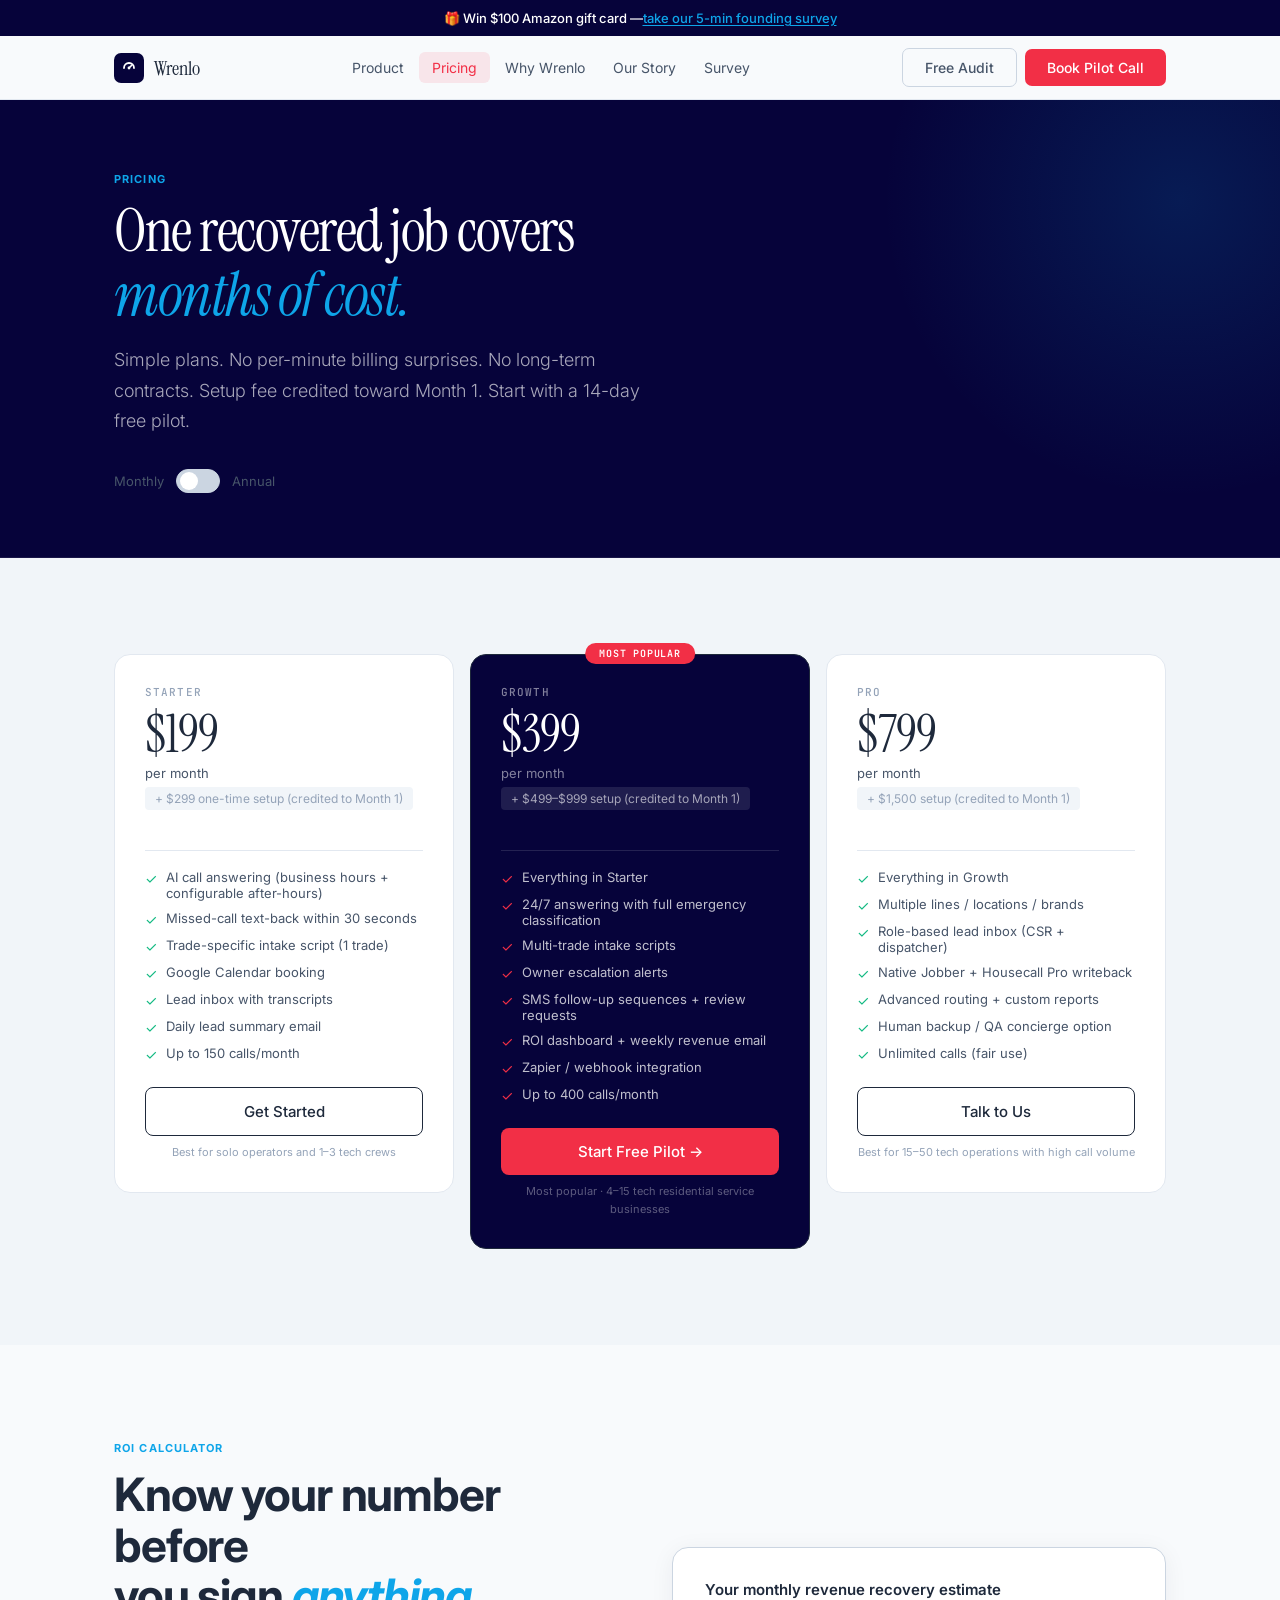
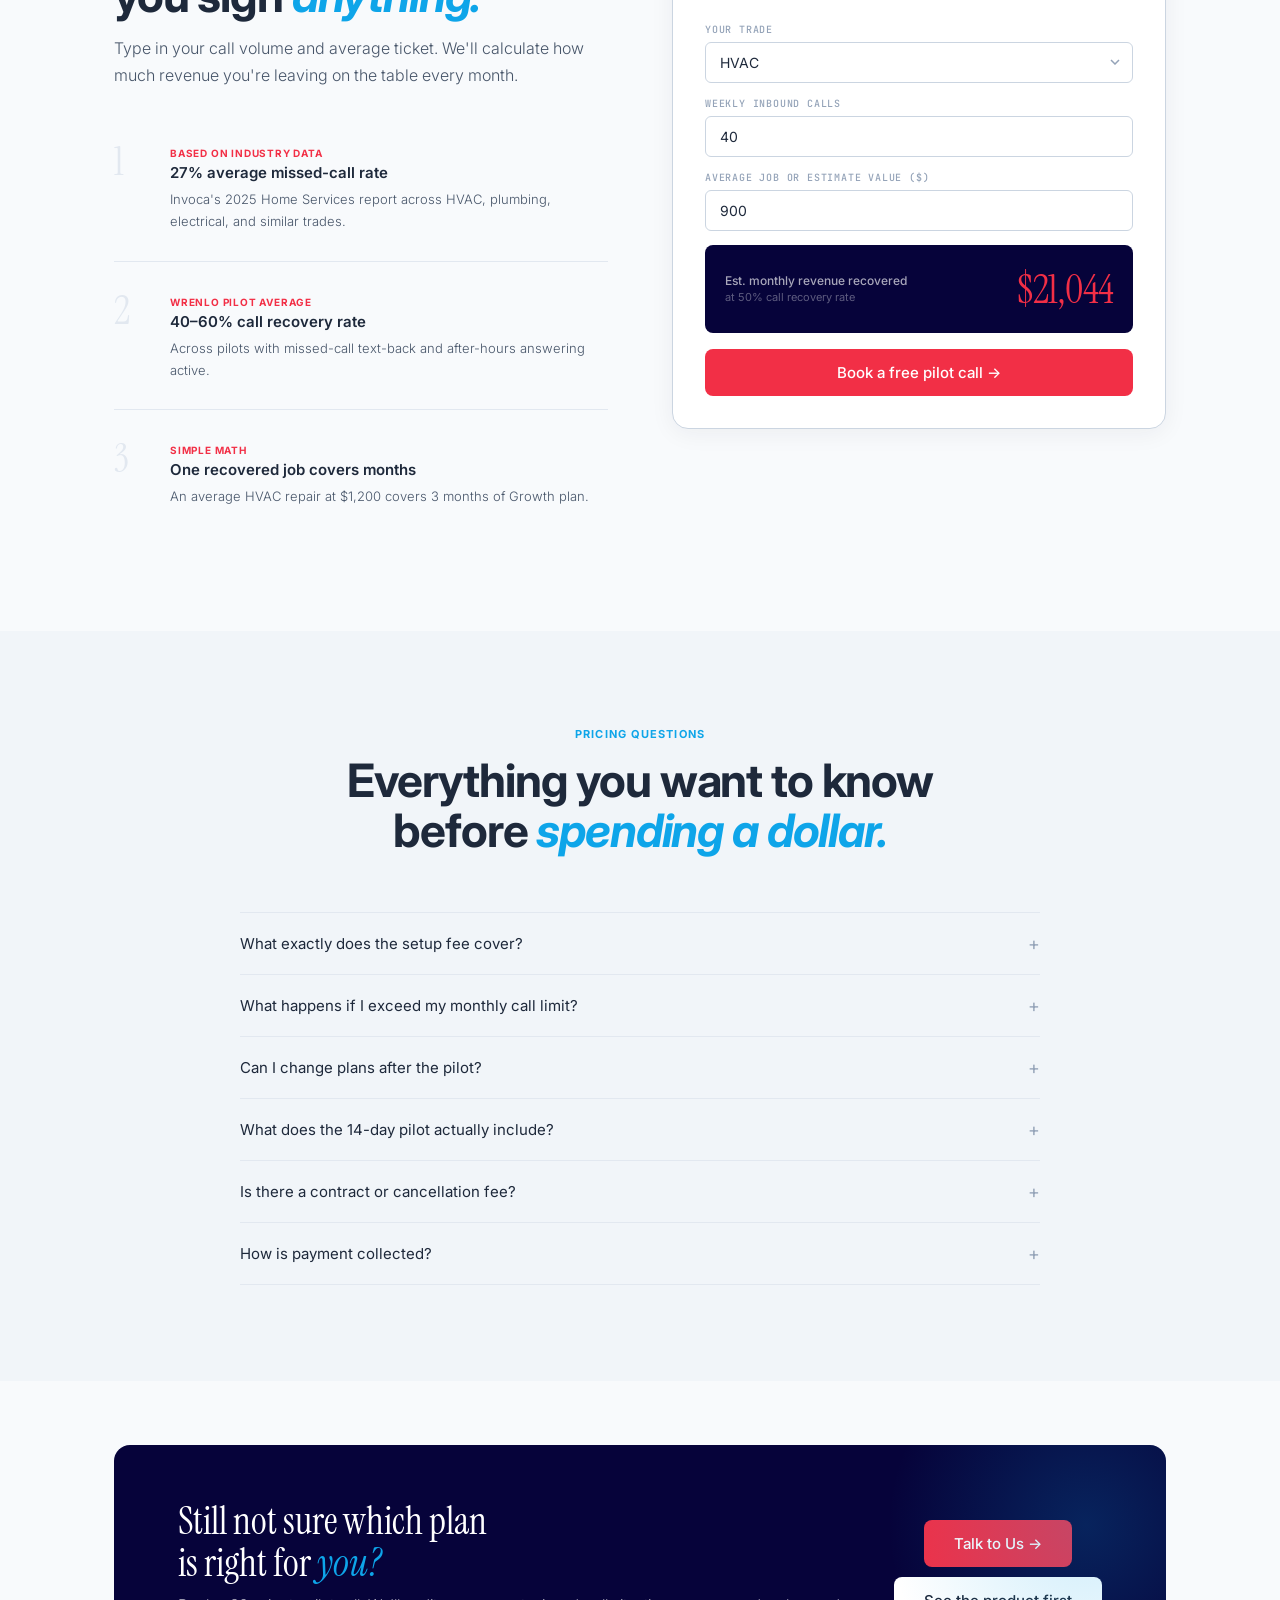
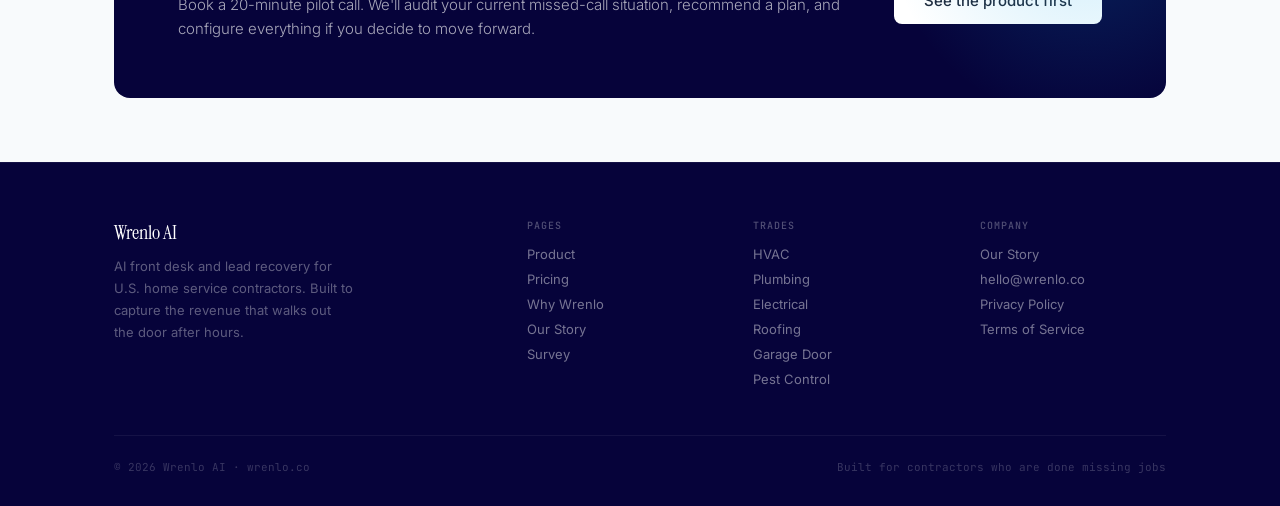
<file: pricing.html>
<!DOCTYPE html>
<html lang="en">
<head>
<meta charset="UTF-8">
<meta name="viewport" content="width=device-width, initial-scale=1.0">
<title>Pricing — Wrenlo AI</title>
<meta name="description" content="Wrenlo pricing: Starter $199/mo, Growth $399/mo, Pro $799/mo. Setup fee credited to Month 1.">
<link rel="preconnect" href="https://fonts.googleapis.com">
<link rel="preconnect" href="https://fonts.gstatic.com" crossorigin>
<link href="https://fonts.googleapis.com/css2?family=Instrument+Serif:ital@0;1&family=Inter:wght@300;400;500;600;700&family=JetBrains+Mono:wght@400;500&display=swap" rel="stylesheet">
<link rel="stylesheet" href="style.css">
<script async src="https://www.googletagmanager.com/gtag/js?id=G-N3CWJVFYFG"></script>
<script>window.dataLayer=window.dataLayer||[];function gtag(){dataLayer.push(arguments);}gtag("js",new Date());gtag("config","G-N3CWJVFYFG");</script>
<style>

.billing-toggle{display:flex;align-items:center;gap:12px;font-size:13px;color:var(--text-soft)}
.toggle-track{width:44px;height:24px;border-radius:12px;background:var(--border-s);border:1px solid var(--border-s);position:relative;cursor:pointer;transition:background .2s}
.toggle-track.on{background:var(--tw-red);border-color:var(--tw-red)}
.toggle-knob{width:18px;height:18px;border-radius:50%;background:#fff;position:absolute;top:2px;left:3px;transition:transform .2s}
.toggle-track.on .toggle-knob{transform:translateX(20px)}
.save-badge{background:var(--tw-red-lt);color:var(--tw-red);font-family:var(--mono);font-size:10px;font-weight:500;letter-spacing:.06em;text-transform:uppercase;padding:2px 8px;border-radius:4px}
.pricing-grid{display:grid;grid-template-columns:repeat(3,1fr);gap:16px;align-items:start}
.plan{background:var(--card);border:1px solid var(--border);border-radius:var(--r-lg);padding:30px;transition:box-shadow .2s}
.plan:hover{box-shadow:0 8px 32px rgba(30,41,59,.08)}
.plan.featured{background:var(--hero-bg);border-color:var(--navy);position:relative}
.plan.featured::before{content:"Most Popular";position:absolute;top:-12px;left:50%;transform:translateX(-50%);background:var(--tw-red);color:#fff;font-family:var(--mono);font-size:10px;font-weight:600;letter-spacing:.08em;text-transform:uppercase;padding:4px 14px;border-radius:100px}
.plan-name{font-family:var(--mono);font-size:11px;font-weight:500;letter-spacing:.1em;text-transform:uppercase;color:var(--text-faint);margin-bottom:10px}
.plan.featured .plan-name{color:rgba(255,255,255,.5)}
.plan-price{font-family:var(--serif);font-size:52px;line-height:1;letter-spacing:-.02em;margin-bottom:4px;color:var(--navy)}
.plan.featured .plan-price{color:#fff}
.plan-period{font-size:13px;color:var(--text-soft);margin-bottom:6px}
.plan.featured .plan-period{color:rgba(255,255,255,.5)}
.plan-setup{font-size:12px;background:var(--bg2);color:var(--text-faint);padding:4px 10px;border-radius:4px;display:inline-block;margin-bottom:22px}
.plan.featured .plan-setup{background:rgba(255,255,255,.1);color:rgba(255,255,255,.6)}
.plan-divider{height:1px;background:var(--border);margin:18px 0}
.plan.featured .plan-divider{background:rgba(255,255,255,.12)}
.plan-features{display:flex;flex-direction:column;gap:9px;margin-bottom:24px}
.plan-feature{display:flex;gap:9px;font-size:13px;color:var(--text-soft)}
.plan.featured .plan-feature{color:rgba(255,255,255,.75)}
.plan-check{color:var(--green);flex-shrink:0;font-size:14px;margin-top:1px}
.plan.featured .plan-check{color:var(--tw-red)}
.plan .btn{width:100%;justify-content:center}
.plan-note{font-size:11px;color:var(--text-faint);text-align:center;margin-top:8px;line-height:1.6}
.plan.featured .plan-note{color:rgba(255,255,255,.35)}
.roi-calc{background:var(--card);border:1px solid var(--border-s);border-radius:var(--r-lg);padding:32px;box-shadow:0 4px 24px rgba(30,41,59,.06)}
.calc-result{background:var(--hero-bg);border-radius:8px;padding:18px 20px;margin:8px 0 16px;display:flex;justify-content:space-between;align-items:center}
.calc-result-lbl{font-size:12px;font-weight:500;color:rgba(255,255,255,.65)}
.calc-result-sub{font-size:11px;color:rgba(255,255,255,.35);margin-top:2px}
.calc-result-val{font-family:var(--serif);font-size:40px;color:var(--tw-red);letter-spacing:-.02em}
.faq-cols{display:grid;grid-template-columns:1fr 1fr;gap:0 48px}
@media(max-width:900px){.pricing-grid{grid-template-columns:1fr}.faq-cols{grid-template-columns:1fr}}

</style>
</head>
<body>
<div class="ann-bar">🎁 Win $100 Amazon gift card — <a href="/survey">take our 5-min founding survey</a></div>
<nav>
  <div class="nav-inner">
    <a href="/" class="logo"><div class="logo-mark"><svg viewBox="0 0 16 16" fill="none"><path d="M3 8C3 5.24 5.24 3 8 3s5 2.24 5 5" stroke="white" stroke-width="1.8" stroke-linecap="round"/><path d="M8 8l3-3" stroke="white" stroke-width="1.6" stroke-linecap="round"/><circle cx="8" cy="8" r="1.4" fill="white"/></svg></div>Wrenlo</a>
    <div class="nav-links">
      <a class="nav-link" href="/product">Product</a>
      <a class="nav-link active" href="/pricing">Pricing</a>
      <a class="nav-link" href="/why-us">Why Wrenlo</a>
      <a class="nav-link" href="/our-story">Our Story</a>
      <a class="nav-link" href="/survey">Survey</a>
    </div>
    <div class="nav-ctas">
      <a class="btn btn-ghost" href="mailto:hello@wrenlo.co?subject=Free Audit">Free Audit</a>
      <a class="btn btn-primary" href="mailto:hello@wrenlo.co?subject=14-Day Pilot Request">Book Pilot Call</a>
    </div>
    <button class="hamburger" onclick="openMenu()">☰</button>
  </div>
</nav>
<div class="mobile-menu" id="mobileMenu">
  <button class="mobile-close" onclick="closeMenu()">✕</button>
  <a class="mobile-link" href="/product" onclick="closeMenu()">Product</a>
  <a class="mobile-link" href="/pricing" onclick="closeMenu()">Pricing</a>
  <a class="mobile-link" href="/why-us" onclick="closeMenu()">Why Wrenlo</a>
  <a class="mobile-link" href="/our-story" onclick="closeMenu()">Our Story</a>
  <a class="mobile-link" href="/survey" onclick="closeMenu()">Survey</a>
  <div class="mobile-menu-ctas">
    <a class="btn btn-ghost btn-full" href="mailto:hello@wrenlo.co?subject=Free Audit">Free Missed-Call Audit</a>
    <a class="btn btn-primary btn-full" href="mailto:hello@wrenlo.co?subject=Pilot Request">Book Pilot Call</a>
  </div>
</div>

<section class="page-hero">
  <div class="container">
    <span class="eyebrow">Pricing</span>
    <h1>One recovered job covers<br><em>months of cost.</em></h1>
    <p>Simple plans. No per-minute billing surprises. No long-term contracts. Setup fee credited toward Month 1. Start with a 14-day free pilot.</p>
    <div class="billing-toggle" style="margin-top:28px">
      <span>Monthly</span>
      <div class="toggle-track" id="billingToggle" onclick="toggleBilling()"><div class="toggle-knob"></div></div>
      <span>Annual</span>
      <span class="save-badge" id="saveBadge" style="display:none">Save 20%</span>
    </div>
  </div>
</section>

<section class="section" style="background:var(--bg2)">
  <div class="container">
    <div class="pricing-grid">
      <div class="plan reveal">
        <div class="plan-name">Starter</div>
        <div class="plan-price" data-monthly="199" data-annual="159">$199</div>
        <div class="plan-period">per month</div>
        <div class="plan-setup">+ $299 one-time setup (credited to Month 1)</div>
        <div class="plan-divider"></div>
        <div class="plan-features">
          <div class="plan-feature"><span class="plan-check">✓</span>AI call answering (business hours + configurable after-hours)</div>
          <div class="plan-feature"><span class="plan-check">✓</span>Missed-call text-back within 30 seconds</div>
          <div class="plan-feature"><span class="plan-check">✓</span>Trade-specific intake script (1 trade)</div>
          <div class="plan-feature"><span class="plan-check">✓</span>Google Calendar booking</div>
          <div class="plan-feature"><span class="plan-check">✓</span>Lead inbox with transcripts</div>
          <div class="plan-feature"><span class="plan-check">✓</span>Daily lead summary email</div>
          <div class="plan-feature"><span class="plan-check">✓</span>Up to 150 calls/month</div>
        </div>
        <a class="btn btn-outline-navy btn-lg" href="mailto:hello@wrenlo.co?subject=Starter Plan">Get Started</a>
        <div class="plan-note">Best for solo operators and 1–3 tech crews</div>
      </div>

      <div class="plan featured reveal">
        <div class="plan-name">Growth</div>
        <div class="plan-price" data-monthly="399" data-annual="319">$399</div>
        <div class="plan-period">per month</div>
        <div class="plan-setup">+ $499–$999 setup (credited to Month 1)</div>
        <div class="plan-divider"></div>
        <div class="plan-features">
          <div class="plan-feature"><span class="plan-check">✓</span>Everything in Starter</div>
          <div class="plan-feature"><span class="plan-check">✓</span>24/7 answering with full emergency classification</div>
          <div class="plan-feature"><span class="plan-check">✓</span>Multi-trade intake scripts</div>
          <div class="plan-feature"><span class="plan-check">✓</span>Owner escalation alerts</div>
          <div class="plan-feature"><span class="plan-check">✓</span>SMS follow-up sequences + review requests</div>
          <div class="plan-feature"><span class="plan-check">✓</span>ROI dashboard + weekly revenue email</div>
          <div class="plan-feature"><span class="plan-check">✓</span>Zapier / webhook integration</div>
          <div class="plan-feature"><span class="plan-check">✓</span>Up to 400 calls/month</div>
        </div>
        <a class="btn btn-red btn-lg" href="mailto:hello@wrenlo.co?subject=Growth Plan - 14-Day Pilot">Start Free Pilot →</a>
        <div class="plan-note">Most popular · 4–15 tech residential service businesses</div>
      </div>

      <div class="plan reveal">
        <div class="plan-name">Pro</div>
        <div class="plan-price" data-monthly="799" data-annual="639">$799</div>
        <div class="plan-period">per month</div>
        <div class="plan-setup">+ $1,500 setup (credited to Month 1)</div>
        <div class="plan-divider"></div>
        <div class="plan-features">
          <div class="plan-feature"><span class="plan-check">✓</span>Everything in Growth</div>
          <div class="plan-feature"><span class="plan-check">✓</span>Multiple lines / locations / brands</div>
          <div class="plan-feature"><span class="plan-check">✓</span>Role-based lead inbox (CSR + dispatcher)</div>
          <div class="plan-feature"><span class="plan-check">✓</span>Native Jobber + Housecall Pro writeback</div>
          <div class="plan-feature"><span class="plan-check">✓</span>Advanced routing + custom reports</div>
          <div class="plan-feature"><span class="plan-check">✓</span>Human backup / QA concierge option</div>
          <div class="plan-feature"><span class="plan-check">✓</span>Unlimited calls (fair use)</div>
        </div>
        <a class="btn btn-outline-navy btn-lg" href="mailto:hello@wrenlo.co?subject=Pro Plan">Talk to Us</a>
        <div class="plan-note">Best for 15–50 tech operations with high call volume</div>
      </div>
    </div>
  </div>
</section>

<section class="section" style="background:var(--bg)">
  <div class="container">
    <div class="two-col reveal">
      <div>
        <span class="eyebrow">ROI Calculator</span>
        <h2 class="sec-title">Know your number before<br>you sign <em>anything.</em></h2>
        <p class="sec-sub" style="margin-bottom:24px">Type in your call volume and average ticket. We'll calculate how much revenue you're leaving on the table every month.</p>
        <div class="step-list">
          <div class="step-item"><div class="step-n">1</div><div class="step-body"><span class="step-tag">Based on industry data</span><h3>27% average missed-call rate</h3><p>Invoca's 2025 Home Services report across HVAC, plumbing, electrical, and similar trades.</p></div></div>
          <div class="step-item"><div class="step-n">2</div><div class="step-body"><span class="step-tag">Wrenlo pilot average</span><h3>40–60% call recovery rate</h3><p>Across pilots with missed-call text-back and after-hours answering active.</p></div></div>
          <div class="step-item"><div class="step-n">3</div><div class="step-body"><span class="step-tag">Simple math</span><h3>One recovered job covers months</h3><p>An average HVAC repair at $1,200 covers 3 months of Growth plan.</p></div></div>
        </div>
      </div>
      <div class="roi-calc">
        <div style="font-size:15px;font-weight:600;color:var(--navy);margin-bottom:24px">Your monthly revenue recovery estimate</div>
        <div class="form-field"><label class="form-label">Your trade</label><select class="form-select" id="roi-trade" onchange="setTradeDefaults()"><option value="hvac">HVAC</option><option value="plumbing">Plumbing</option><option value="electrical">Electrical</option><option value="roofing">Roofing</option><option value="pest">Pest Control</option><option value="other">Other</option></select></div>
        <div class="form-field"><label class="form-label">Weekly inbound calls</label><input type="number" class="form-input" id="roi-calls" value="40" min="1" oninput="calcROI()"></div>
        <div class="form-field"><label class="form-label">Average job or estimate value ($)</label><input type="number" class="form-input" id="roi-ticket" value="900" min="1" oninput="calcROI()"></div>
        <div class="calc-result">
          <div><div class="calc-result-lbl">Est. monthly revenue recovered</div><div class="calc-result-sub">at 50% call recovery rate</div></div>
          <div class="calc-result-val" id="roi-result">$1,944</div>
        </div>
        <a class="btn btn-primary btn-full btn-lg" href="mailto:hello@wrenlo.co?subject=14-Day Pilot Request">Book a free pilot call →</a>
      </div>
    </div>
  </div>
</section>

<section class="section" style="background:var(--bg2)">
  <div class="container">
    <div class="sec-header centered">
      <span class="eyebrow">Pricing Questions</span>
      <h2 class="sec-title">Everything you want to know<br>before <em>spending a dollar.</em></h2>
    </div>
    <div class="faq-list" style="max-width:800px;margin:48px auto 0">
      <div class="faq-item"><button class="faq-q" onclick="toggleFaq(this)">What exactly does the setup fee cover? <span class="faq-arrow">+</span></button><div class="faq-a">The setup fee covers configuring your call forwarding, building your trade-specific intake script, setting up your service area and booking rules, connecting your calendar, configuring owner escalation, and running a live test call before you go live. Most customers are fully configured in under 2 hours. The fee is credited in full toward your first month's subscription.</div></div>
      <div class="faq-item"><button class="faq-q" onclick="toggleFaq(this)">What happens if I exceed my monthly call limit? <span class="faq-arrow">+</span></button><div class="faq-a">We notify you before you hit your cap — no surprise overages. You can upgrade your plan mid-month or purchase a usage bundle. We never cut off service without warning.</div></div>
      <div class="faq-item"><button class="faq-q" onclick="toggleFaq(this)">Can I change plans after the pilot? <span class="faq-arrow">+</span></button><div class="faq-a">Yes. You can upgrade at any time — billing adjusts pro-rata. Downgrading is available at the next billing cycle. There's no long-term contract on monthly billing. Annual plans are discounted 20% and billed upfront.</div></div>
      <div class="faq-item"><button class="faq-q" onclick="toggleFaq(this)">What does the 14-day pilot actually include? <span class="faq-arrow">+</span></button><div class="faq-a">Full Growth plan access for 14 days: 24/7 AI call answering, missed-call text-back, trade intake, emergency classification, calendar booking, owner escalation, and daily lead summaries. We track every call and send you a full ROI report at the end.</div></div>
      <div class="faq-item"><button class="faq-q" onclick="toggleFaq(this)">Is there a contract or cancellation fee? <span class="faq-arrow">+</span></button><div class="faq-a">No contract on monthly billing. Cancel anytime — your service runs until the end of the paid period. Annual plans are non-refundable after 30 days but can be paused for seasonal businesses.</div></div>
      <div class="faq-item"><button class="faq-q" onclick="toggleFaq(this)">How is payment collected? <span class="faq-arrow">+</span></button><div class="faq-a">Setup fees and subscriptions are collected via Stripe invoice or payment link — sent manually after your pilot call. We don't have a self-serve checkout yet. This keeps onboarding hands-on so you're not left configuring things alone.</div></div>
    </div>
  </div>
</section>

<section class="section--tight" style="background:var(--bg)">
  <div class="container">
    <div class="cta-band reveal">
      <div><h2>Still not sure which plan<br>is right for <em>you?</em></h2><p>Book a 20-minute pilot call. We'll audit your current missed-call situation, recommend a plan, and configure everything if you decide to move forward.</p></div>
      <div class="cta-band-actions">
        <a class="btn btn-red btn-lg" href="mailto:hello@wrenlo.co?subject=Pricing Question">Talk to Us →</a>
        <a class="btn btn-white btn-lg" href="/product">See the product first</a>
      </div>
    </div>
  </div>
</section>

<footer class="site-footer">
  <div class="container">
    <div class="footer-grid">
      <div><div class="footer-brand-name">Wrenlo AI</div><p class="footer-brand-desc">AI front desk and lead recovery for U.S. home service contractors. Built to capture the revenue that walks out the door after hours.</p></div>
      <div><div class="footer-col-title">Pages</div><div class="footer-links"><a class="footer-link" href="/product">Product</a><a class="footer-link" href="/pricing">Pricing</a><a class="footer-link" href="/why-us">Why Wrenlo</a><a class="footer-link" href="/our-story">Our Story</a><a class="footer-link" href="/survey">Survey</a></div></div>
      <div><div class="footer-col-title">Trades</div><div class="footer-links"><a class="footer-link" href="/product">HVAC</a><a class="footer-link" href="/product">Plumbing</a><a class="footer-link" href="/product">Electrical</a><a class="footer-link" href="/product">Roofing</a><a class="footer-link" href="/product">Garage Door</a><a class="footer-link" href="/product">Pest Control</a></div></div>
      <div><div class="footer-col-title">Company</div><div class="footer-links"><a class="footer-link" href="/our-story">Our Story</a><a class="footer-link" href="mailto:hello@wrenlo.co">hello@wrenlo.co</a><a class="footer-link" href="/privacy">Privacy Policy</a><a class="footer-link" href="/terms">Terms of Service</a></div></div>
    </div>
    <div class="footer-bottom">
      <span class="footer-copy">© 2026 Wrenlo AI · wrenlo.co</span>
      <span class="footer-copy">Built for contractors who are done missing jobs</span>
    </div>
  </div>
</footer>
<script src="wrenlo.js"></script>
<script>
const tradeTickets={hvac:900,plumbing:380,electrical:490,roofing:2400,pest:215,other:500};
function setTradeDefaults(){const t=document.getElementById("roi-trade").value;document.getElementById("roi-ticket").value=tradeTickets[t]||500;calcROI()}
function calcROI(){const c=parseFloat(document.getElementById("roi-calls").value)||0,t=parseFloat(document.getElementById("roi-ticket").value)||0;document.getElementById("roi-result").textContent="$"+Math.round(c*4.33*.27*.5*t).toLocaleString()}
calcROI();
</script>
</body>
</html>
</file>
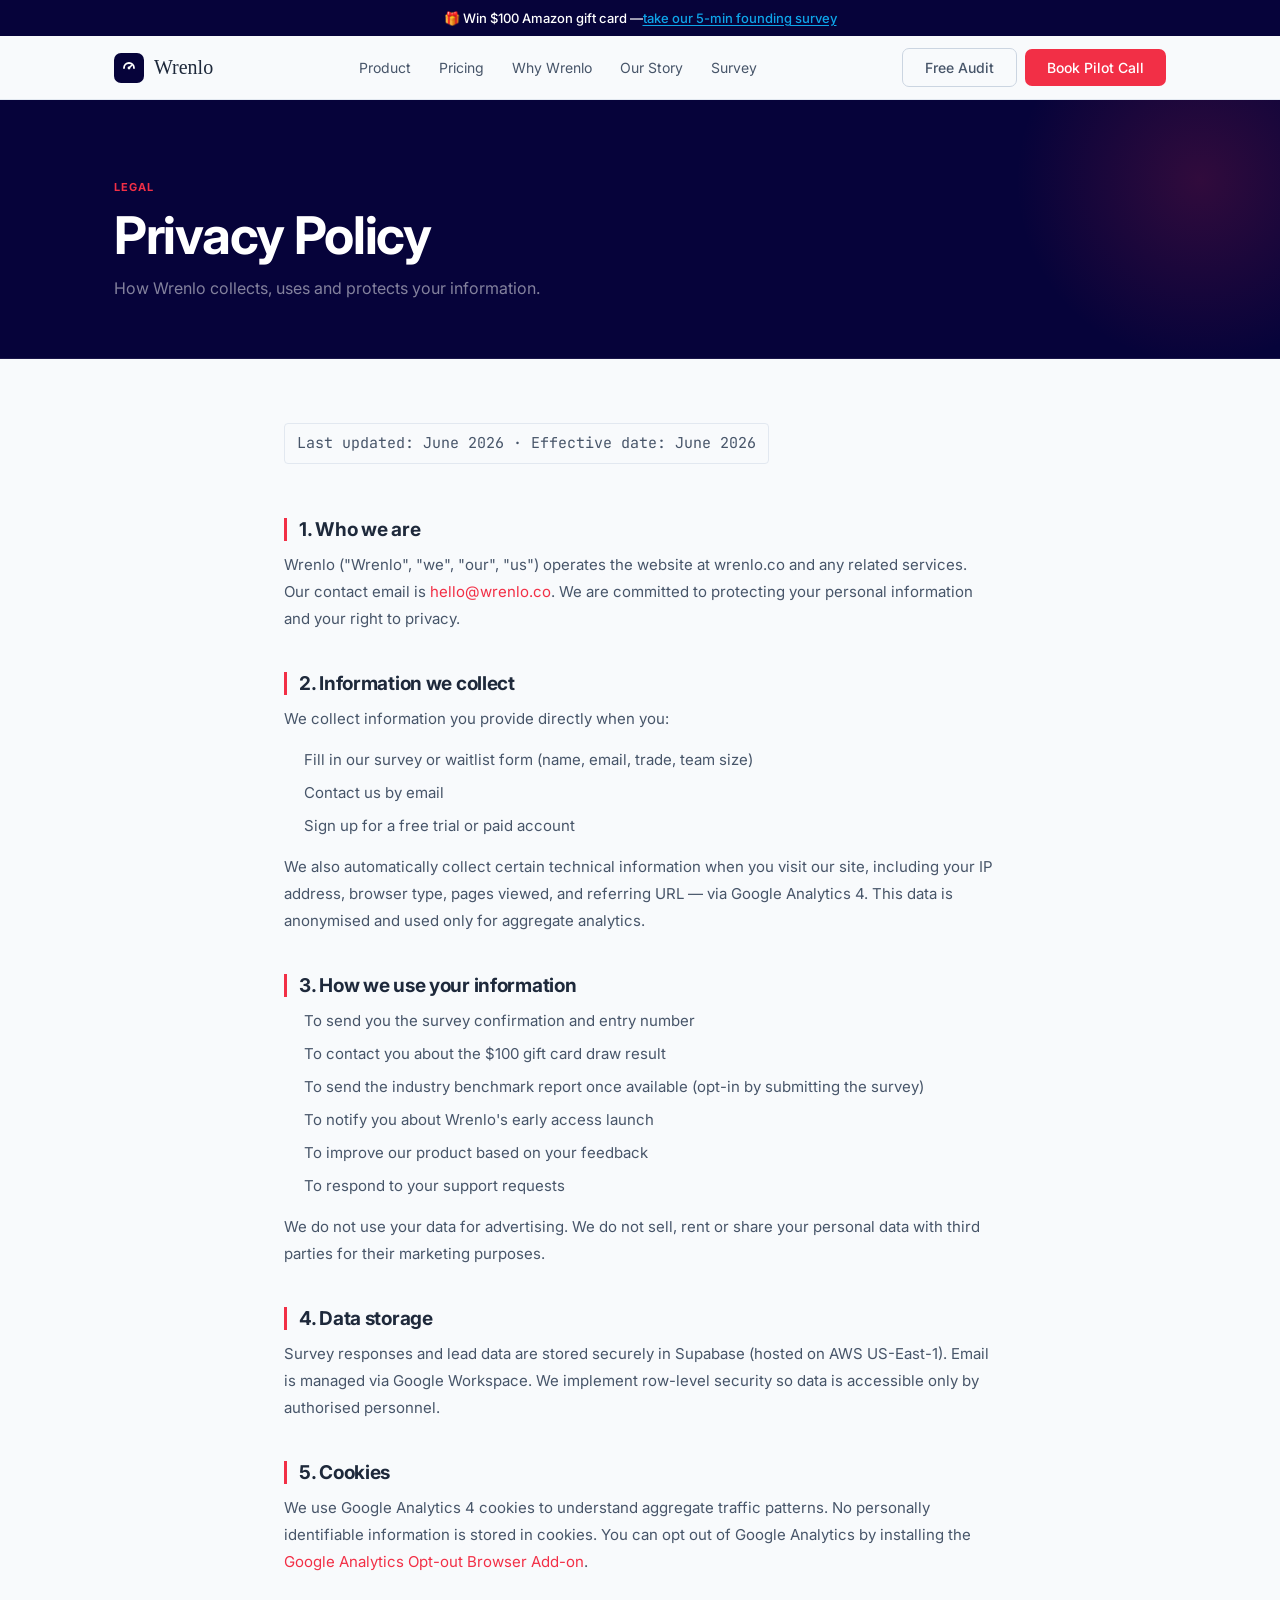
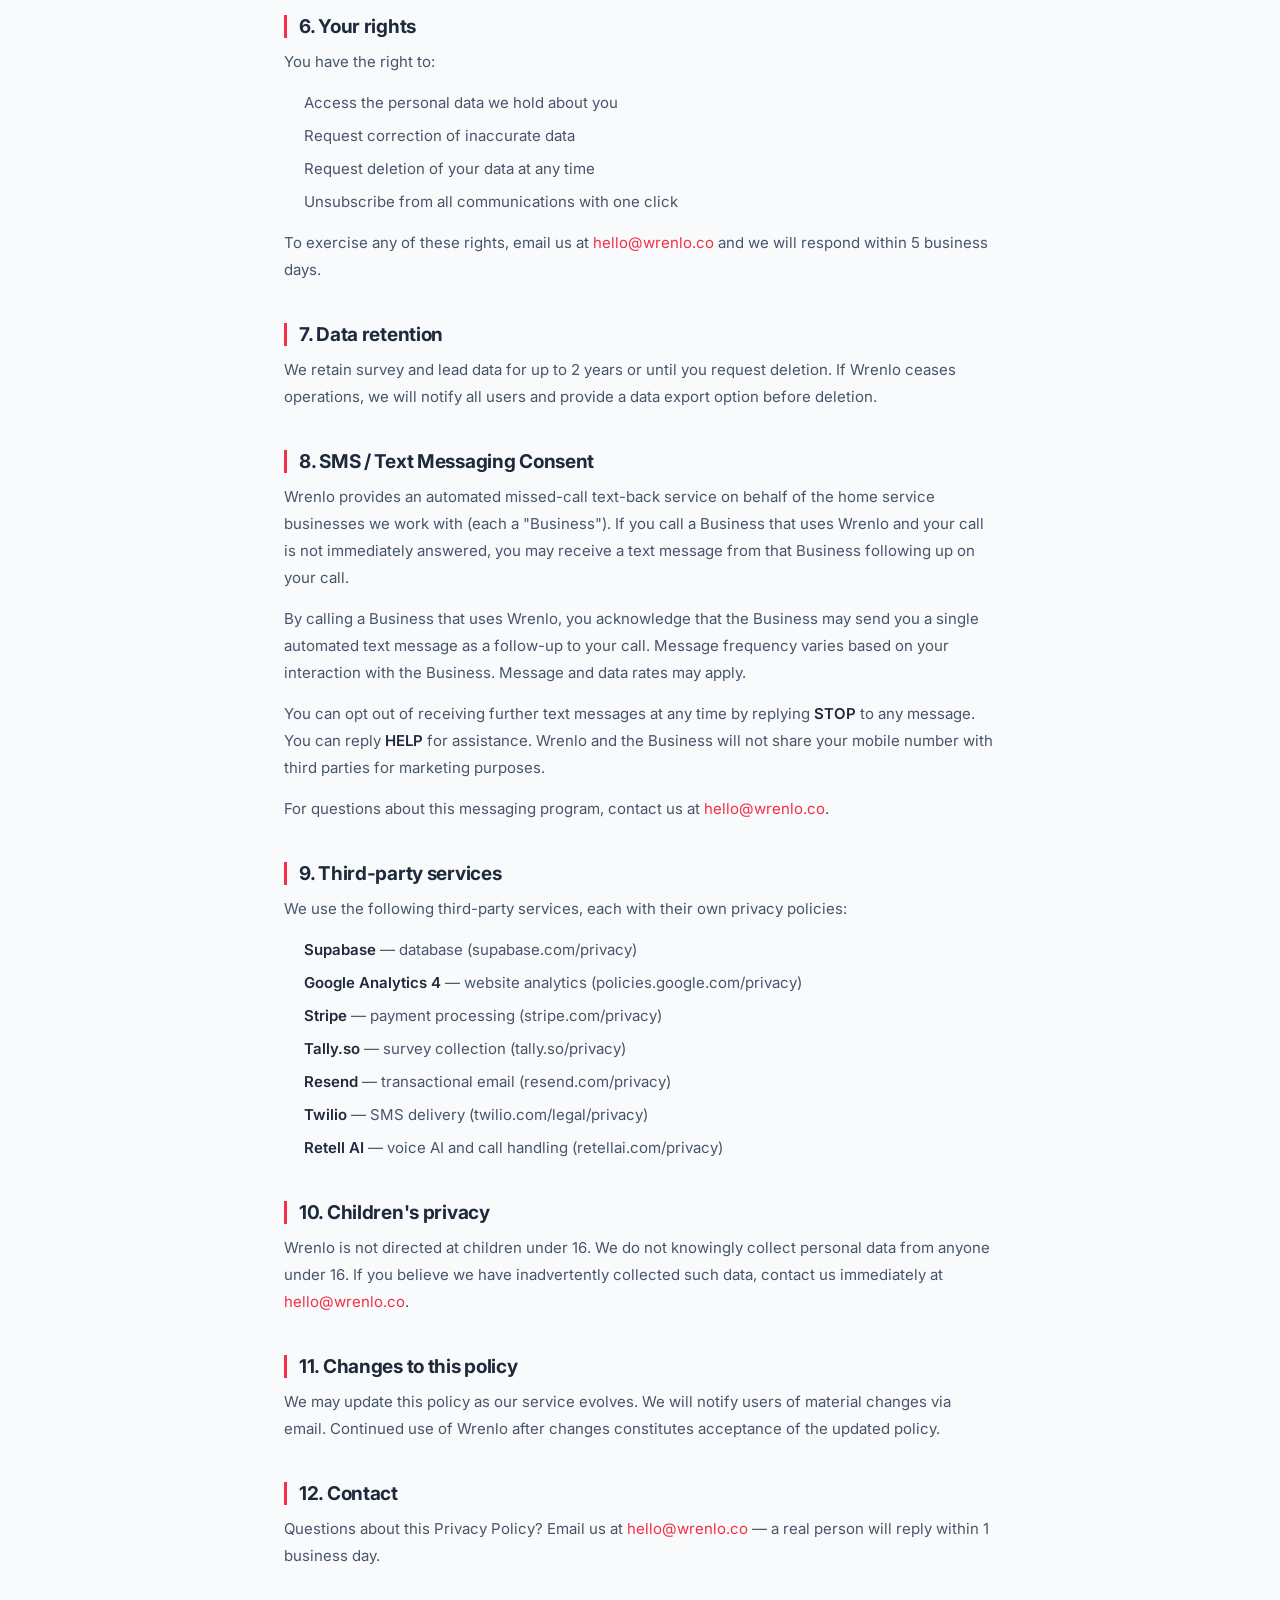
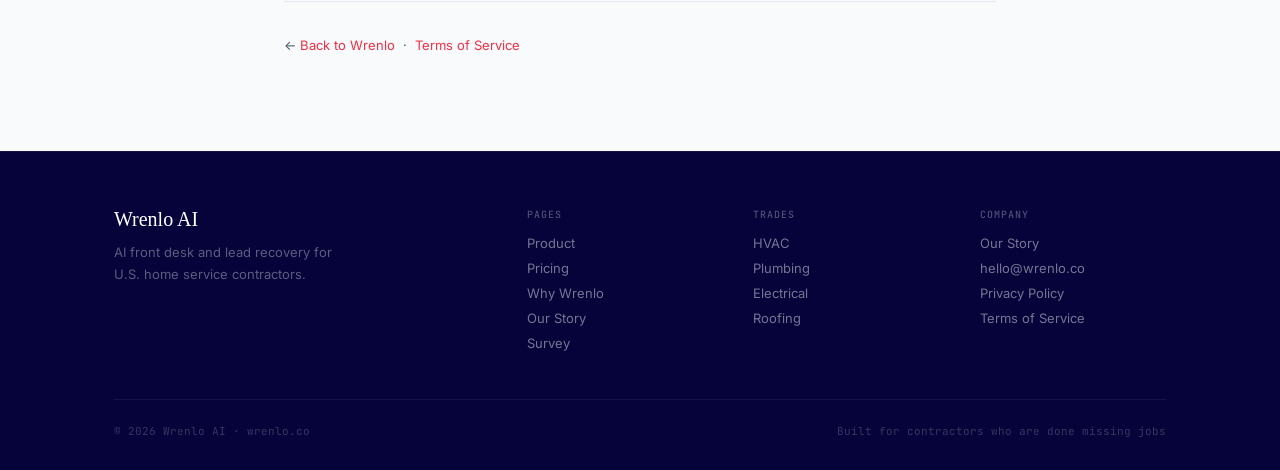
<file: privacy.html>
<!DOCTYPE html>
<html lang="en">
<head>
<meta charset="UTF-8">
<meta name="viewport" content="width=device-width, initial-scale=1.0">
<title>Privacy Policy — Wrenlo AI</title>
<link rel="preconnect" href="https://fonts.googleapis.com">
<link rel="preconnect" href="https://fonts.gstatic.com" crossorigin>
<link href="https://fonts.googleapis.com/css2?family=Inter:wght@300;400;500;600;700&family=JetBrains+Mono:wght@400;500&display=swap" rel="stylesheet">
<link rel="stylesheet" href="style.css">
<!-- Google tag (gtag.js) -->
<script async src="https://www.googletagmanager.com/gtag/js?id=G-N3CWJVFYFG"></script>
<script>window.dataLayer=window.dataLayer||[];function gtag(){dataLayer.push(arguments);}gtag("js",new Date());gtag("config","G-N3CWJVFYFG");</script>
<style>
.legal-hero {
  background: #06033A;
  padding: 80px 0 56px;
  position: relative; overflow: hidden;
  border-bottom: 1px solid rgba(255,255,255,.08);
}
.legal-hero::after {
  content: ''; position: absolute;
  top: -120px; right: -120px;
  width: 400px; height: 400px;
  background: radial-gradient(circle, rgba(242,47,70,.18) 0%, transparent 65%);
  pointer-events: none;
}
.legal-hero .container { position: relative; z-index: 1 }
.legal-eyebrow {
  font-size: 11px; font-weight: 700;
  letter-spacing: .1em; text-transform: uppercase;
  color: #F22F46; margin-bottom: 14px; display: block;
}
.legal-hero h1 {
  font-family: 'Inter', system-ui, sans-serif;
  font-size: clamp(32px, 5vw, 52px);
  font-weight: 700; line-height: 1.08;
  letter-spacing: -0.025em; color: #fff; margin-bottom: 12px;
}
.legal-hero p { font-size: 16px; color: rgba(255,255,255,.5); font-weight: 400; line-height: 1.6 }
.legal-body { padding: 64px 0 80px; max-width: 760px; margin: 0 auto; padding-left: 24px; padding-right: 24px }
.legal-body h2 {
  font-family: 'Inter', system-ui, sans-serif;
  font-size: 19px; font-weight: 700; color: #1E293B;
  margin: 40px 0 10px; letter-spacing: -0.015em;
  border-left: 3px solid #F22F46; padding-left: 12px;
}
.legal-body h2:first-child { margin-top: 0 }
.legal-body p { font-size: 15px; color: #475569; font-weight: 400; line-height: 1.8; margin-bottom: 14px }
.legal-body ul { margin: 0 0 14px 20px }
.legal-body li { font-size: 15px; color: #475569; font-weight: 400; line-height: 1.8; margin-bottom: 6px }
.legal-body a { color: #F22F46; text-decoration: none }
.legal-body a:hover { text-decoration: underline }
.legal-body strong { color: #1E293B; font-weight: 600 }
.legal-rule { height: 1px; background: #E2E8F0; margin: 32px 0 }
.last-updated {
  display: inline-flex; align-items: center; gap: 8px;
  font-family: 'JetBrains Mono', monospace;
  font-size: 11px; color: #94A3B8;
  background: #F8FAFC; border: 1px solid #E2E8F0;
  border-radius: 4px; padding: 6px 12px; margin-bottom: 36px;
}
@media(max-width:600px) { .legal-body { padding: 48px 20px } }
</style>
</head>
<body>
<div class="ann-bar">🎁 Win $100 Amazon gift card — <a href="/survey">take our 5-min founding survey</a></div>
<nav>
  <div class="nav-inner">
    <a href="/" class="logo">
      <div class="logo-mark"><svg viewBox="0 0 16 16" fill="none"><path d="M3 8C3 5.24 5.24 3 8 3s5 2.24 5 5" stroke="white" stroke-width="1.8" stroke-linecap="round"/><path d="M8 8l3-3" stroke="white" stroke-width="1.6" stroke-linecap="round"/><circle cx="8" cy="8" r="1.4" fill="white"/></svg></div>
      Wrenlo
    </a>
    <div class="nav-links">
      <a class="nav-link" href="/product">Product</a>
      <a class="nav-link" href="/pricing">Pricing</a>
      <a class="nav-link" href="/why-us">Why Wrenlo</a>
      <a class="nav-link" href="/our-story">Our Story</a>
      <a class="nav-link" href="/survey">Survey</a>
    </div>
    <div class="nav-ctas">
      <a class="btn btn-ghost" href="mailto:hello@wrenlo.co?subject=Free Audit">Free Audit</a>
      <a class="btn btn-primary" href="mailto:hello@wrenlo.co?subject=14-Day Pilot Request">Book Pilot Call</a>
    </div>
    <button class="hamburger" onclick="openMenu()">☰</button>
  </div>
</nav>
<div class="mobile-menu" id="mobileMenu">
  <button class="mobile-close" onclick="closeMenu()">✕</button>
  <a class="mobile-link" href="/product" onclick="closeMenu()">Product</a>
  <a class="mobile-link" href="/pricing" onclick="closeMenu()">Pricing</a>
  <a class="mobile-link" href="/why-us" onclick="closeMenu()">Why Wrenlo</a>
  <a class="mobile-link" href="/our-story" onclick="closeMenu()">Our Story</a>
  <a class="mobile-link" href="/survey" onclick="closeMenu()">Survey</a>
  <div class="mobile-menu-ctas">
    <a class="btn btn-ghost btn-full" href="mailto:hello@wrenlo.co?subject=Free Audit">Free Missed-Call Audit</a>
    <a class="btn btn-primary btn-full" href="mailto:hello@wrenlo.co?subject=Pilot Request">Book Pilot Call</a>
  </div>
</div>

<div class="legal-hero">
  <div class="container">
    <span class="legal-eyebrow">Legal</span>
    <h1>Privacy Policy</h1>
    <p>How Wrenlo collects, uses and protects your information.</p>
  </div>
</div>

<div class="legal-body">
  <p class="last-updated">Last updated: June 2026 · Effective date: June 2026</p>

  <h2>1. Who we are</h2>
  <p>Wrenlo ("Wrenlo", "we", "our", "us") operates the website at wrenlo.co and any related services. Our contact email is <a href="mailto:hello@wrenlo.co">hello@wrenlo.co</a>. We are committed to protecting your personal information and your right to privacy.</p>

  <h2>2. Information we collect</h2>
  <p>We collect information you provide directly when you:</p>
  <ul>
    <li>Fill in our survey or waitlist form (name, email, trade, team size)</li>
    <li>Contact us by email</li>
    <li>Sign up for a free trial or paid account</li>
  </ul>
  <p>We also automatically collect certain technical information when you visit our site, including your IP address, browser type, pages viewed, and referring URL — via Google Analytics 4. This data is anonymised and used only for aggregate analytics.</p>

  <h2>3. How we use your information</h2>
  <ul>
    <li>To send you the survey confirmation and entry number</li>
    <li>To contact you about the $100 gift card draw result</li>
    <li>To send the industry benchmark report once available (opt-in by submitting the survey)</li>
    <li>To notify you about Wrenlo's early access launch</li>
    <li>To improve our product based on your feedback</li>
    <li>To respond to your support requests</li>
  </ul>
  <p>We do not use your data for advertising. We do not sell, rent or share your personal data with third parties for their marketing purposes.</p>

  <h2>4. Data storage</h2>
  <p>Survey responses and lead data are stored securely in Supabase (hosted on AWS US-East-1). Email is managed via Google Workspace. We implement row-level security so data is accessible only by authorised personnel.</p>

  <h2>5. Cookies</h2>
  <p>We use Google Analytics 4 cookies to understand aggregate traffic patterns. No personally identifiable information is stored in cookies. You can opt out of Google Analytics by installing the <a href="https://tools.google.com/dlpage/gaoptout" target="_blank">Google Analytics Opt-out Browser Add-on</a>.</p>

  <h2>6. Your rights</h2>
  <p>You have the right to:</p>
  <ul>
    <li>Access the personal data we hold about you</li>
    <li>Request correction of inaccurate data</li>
    <li>Request deletion of your data at any time</li>
    <li>Unsubscribe from all communications with one click</li>
  </ul>
  <p>To exercise any of these rights, email us at <a href="mailto:hello@wrenlo.co">hello@wrenlo.co</a> and we will respond within 5 business days.</p>

  <h2>7. Data retention</h2>
  <p>We retain survey and lead data for up to 2 years or until you request deletion. If Wrenlo ceases operations, we will notify all users and provide a data export option before deletion.</p>

  <h2 id="sms-consent">8. SMS / Text Messaging Consent</h2>
  <p>Wrenlo provides an automated missed-call text-back service on behalf of the home service businesses we work with (each a "Business"). If you call a Business that uses Wrenlo and your call is not immediately answered, you may receive a text message from that Business following up on your call.</p>
  <p>By calling a Business that uses Wrenlo, you acknowledge that the Business may send you a single automated text message as a follow-up to your call. Message frequency varies based on your interaction with the Business. Message and data rates may apply.</p>
  <p>You can opt out of receiving further text messages at any time by replying <strong>STOP</strong> to any message. You can reply <strong>HELP</strong> for assistance. Wrenlo and the Business will not share your mobile number with third parties for marketing purposes.</p>
  <p>For questions about this messaging program, contact us at <a href="mailto:hello@wrenlo.co">hello@wrenlo.co</a>.</p>

  <h2>9. Third-party services</h2>
  <p>We use the following third-party services, each with their own privacy policies:</p>
  <ul>
    <li><strong>Supabase</strong> — database (supabase.com/privacy)</li>
    <li><strong>Google Analytics 4</strong> — website analytics (policies.google.com/privacy)</li>
    <li><strong>Stripe</strong> — payment processing (stripe.com/privacy)</li>
    <li><strong>Tally.so</strong> — survey collection (tally.so/privacy)</li>
    <li><strong>Resend</strong> — transactional email (resend.com/privacy)</li>
    <li><strong>Twilio</strong> — SMS delivery (twilio.com/legal/privacy)</li>
    <li><strong>Retell AI</strong> — voice AI and call handling (retellai.com/privacy)</li>
  </ul>

  <h2>10. Children's privacy</h2>
  <p>Wrenlo is not directed at children under 16. We do not knowingly collect personal data from anyone under 16. If you believe we have inadvertently collected such data, contact us immediately at <a href="mailto:hello@wrenlo.co">hello@wrenlo.co</a>.</p>

  <h2>11. Changes to this policy</h2>
  <p>We may update this policy as our service evolves. We will notify users of material changes via email. Continued use of Wrenlo after changes constitutes acceptance of the updated policy.</p>

  <h2>12. Contact</h2>
  <p>Questions about this Privacy Policy? Email us at <a href="mailto:hello@wrenlo.co">hello@wrenlo.co</a> — a real person will reply within 1 business day.</p>

  <div class="legal-rule"></div>
  <p style="font-size:13px">← <a href="/">Back to Wrenlo</a> &nbsp;·&nbsp; <a href="/terms">Terms of Service</a></p>
</div>

<footer class="site-footer">
  <div class="container">
    <div class="footer-grid">
      <div><div class="footer-brand-name">Wrenlo AI</div><p class="footer-brand-desc">AI front desk and lead recovery for U.S. home service contractors.</p></div>
      <div><div class="footer-col-title">Pages</div><div class="footer-links"><a class="footer-link" href="/product">Product</a><a class="footer-link" href="/pricing">Pricing</a><a class="footer-link" href="/why-us">Why Wrenlo</a><a class="footer-link" href="/our-story">Our Story</a><a class="footer-link" href="/survey">Survey</a></div></div>
      <div><div class="footer-col-title">Trades</div><div class="footer-links"><a class="footer-link" href="/product">HVAC</a><a class="footer-link" href="/product">Plumbing</a><a class="footer-link" href="/product">Electrical</a><a class="footer-link" href="/product">Roofing</a></div></div>
      <div><div class="footer-col-title">Company</div><div class="footer-links"><a class="footer-link" href="/our-story">Our Story</a><a class="footer-link" href="mailto:hello@wrenlo.co">hello@wrenlo.co</a><a class="footer-link" href="/privacy">Privacy Policy</a><a class="footer-link" href="/terms">Terms of Service</a></div></div>
    </div>
    <div class="footer-bottom">
      <span class="footer-copy">© 2026 Wrenlo AI · wrenlo.co</span>
      <span class="footer-copy">Built for contractors who are done missing jobs</span>
    </div>
  </div>
</footer>
<script src="wrenlo.js"></script>
</body>
</html>
</file>
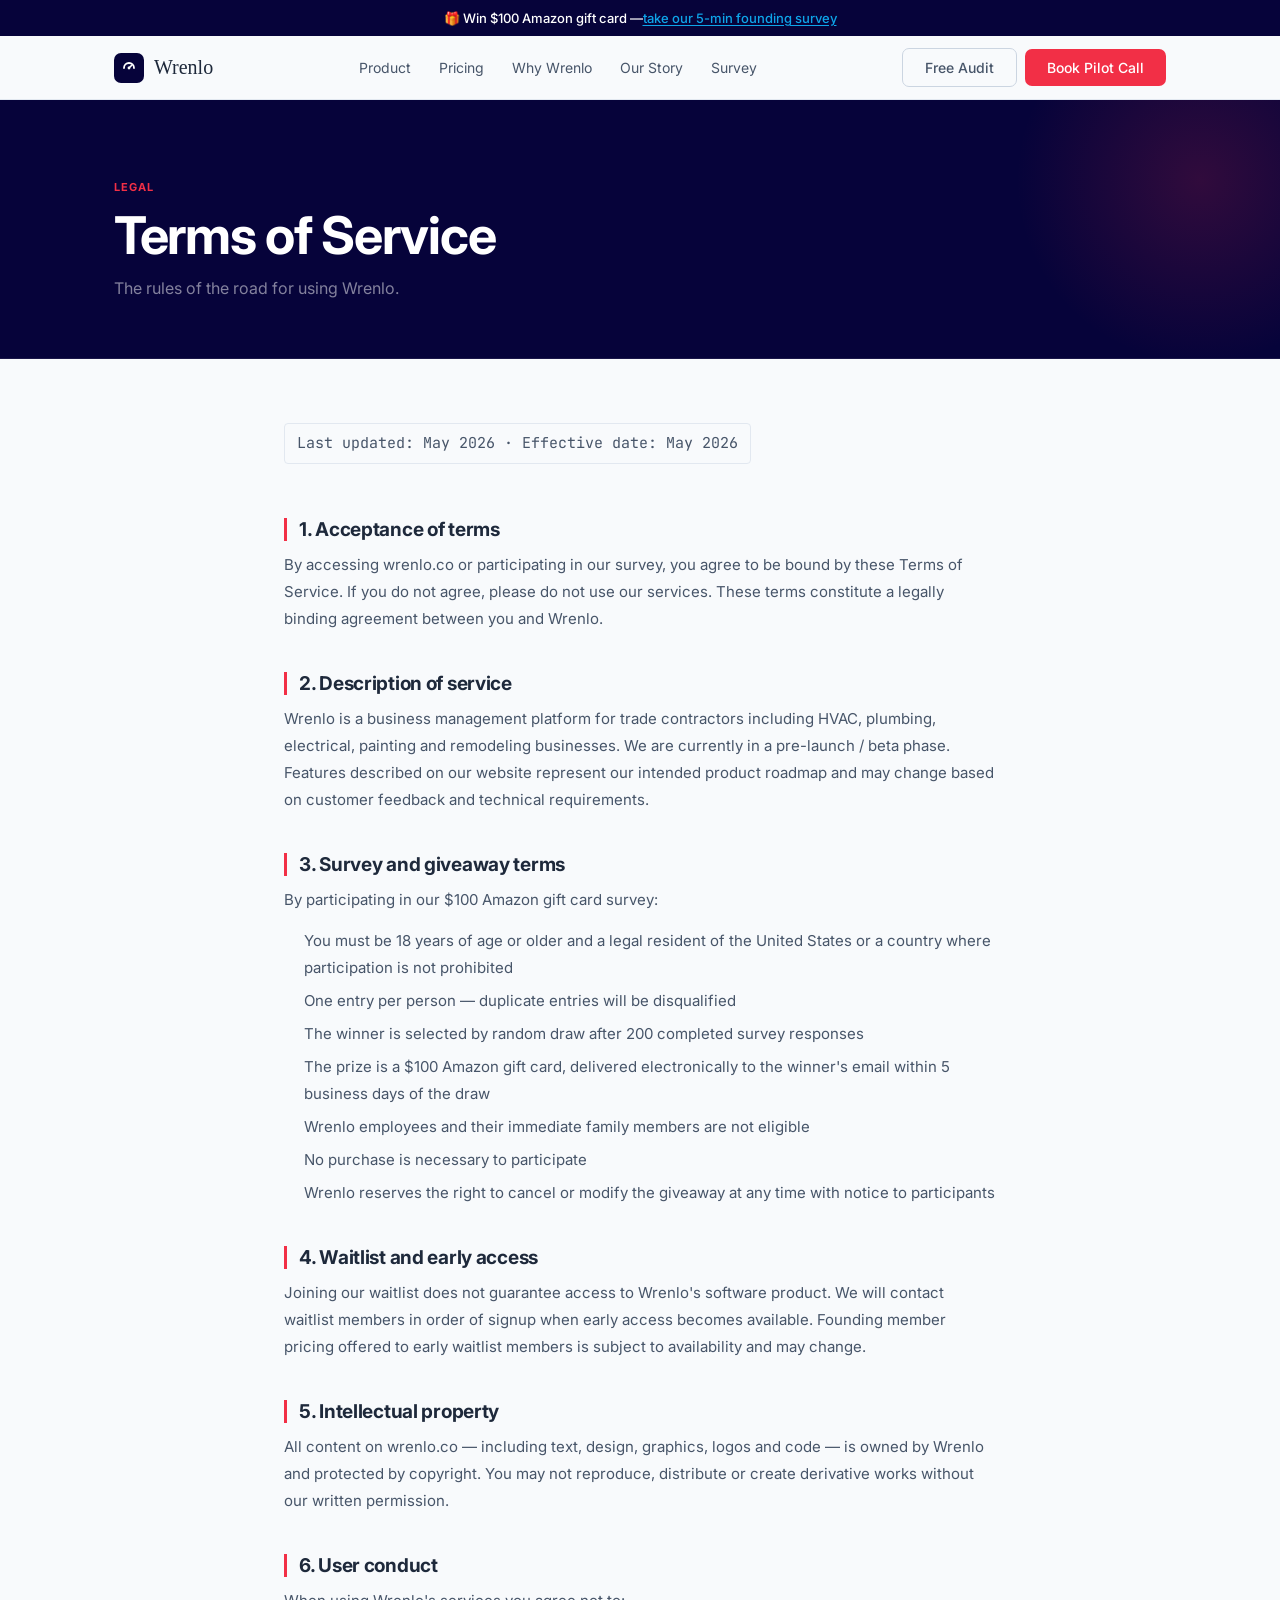
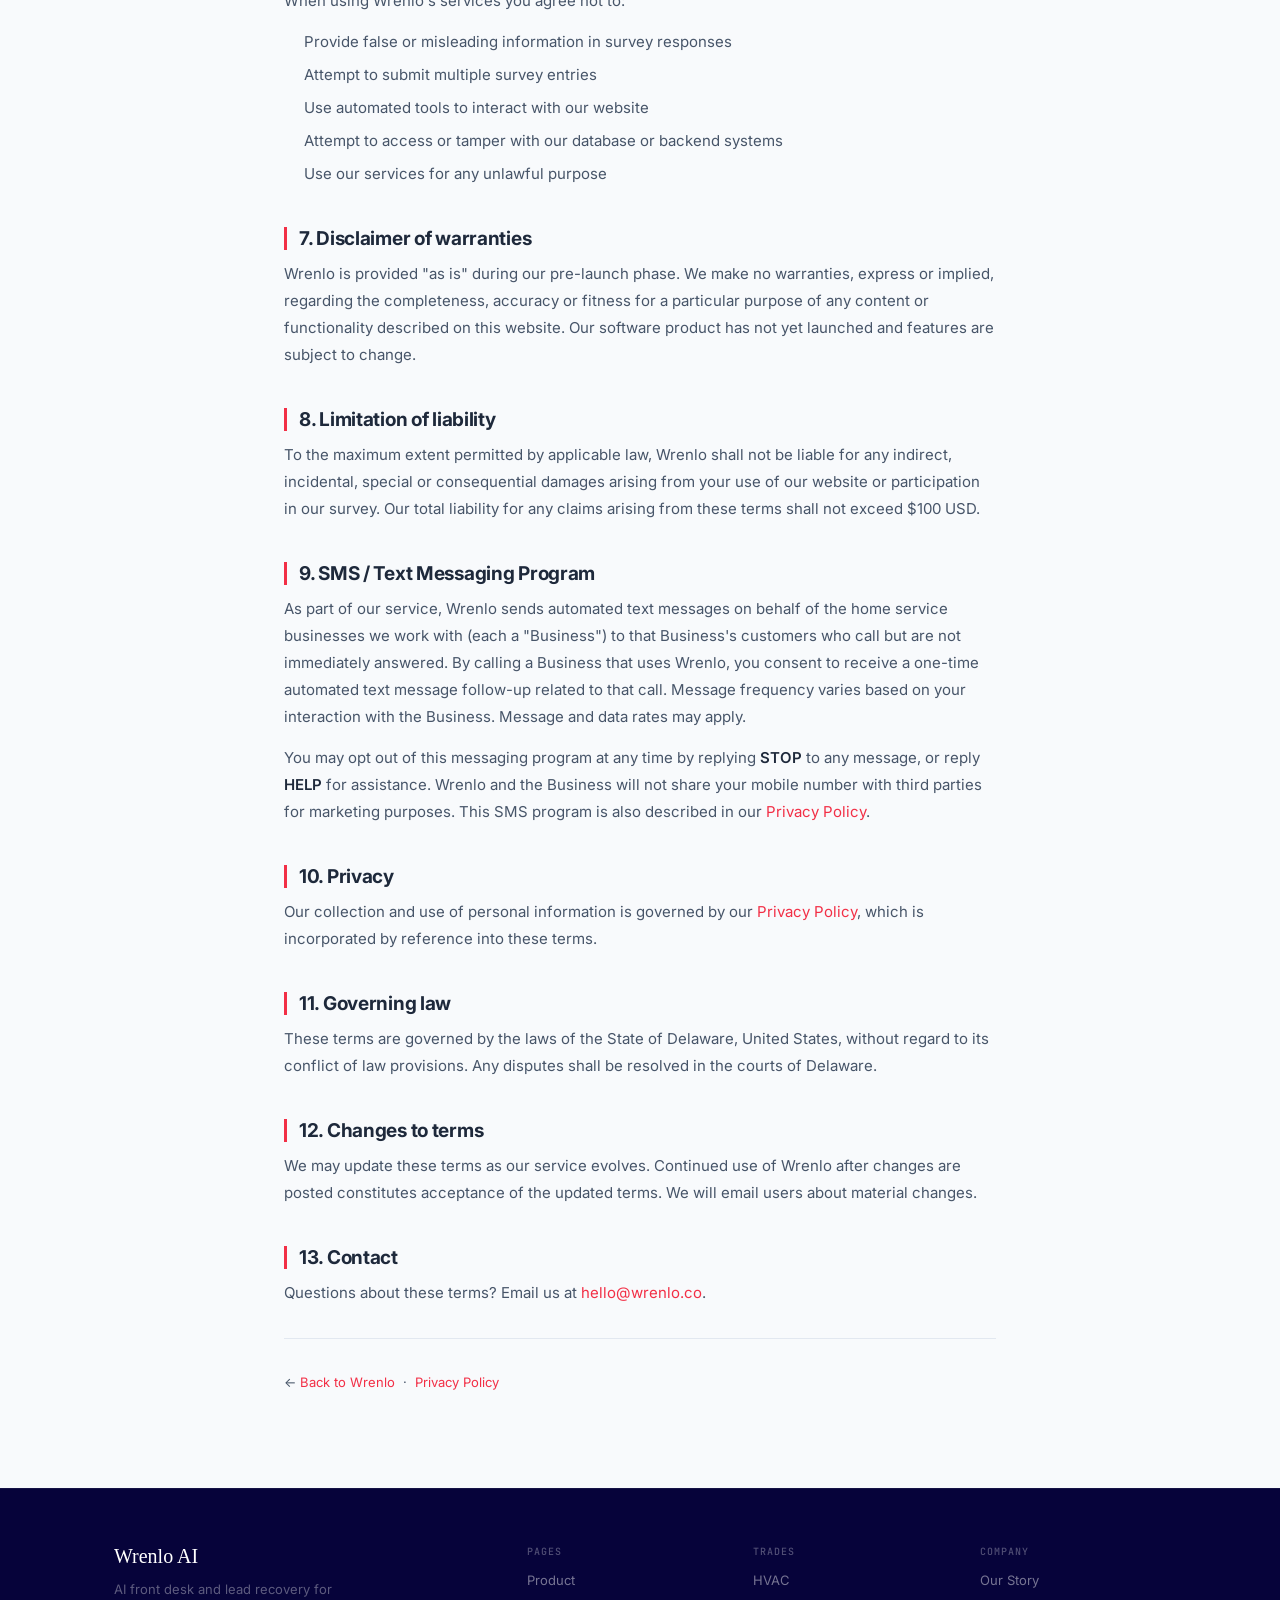
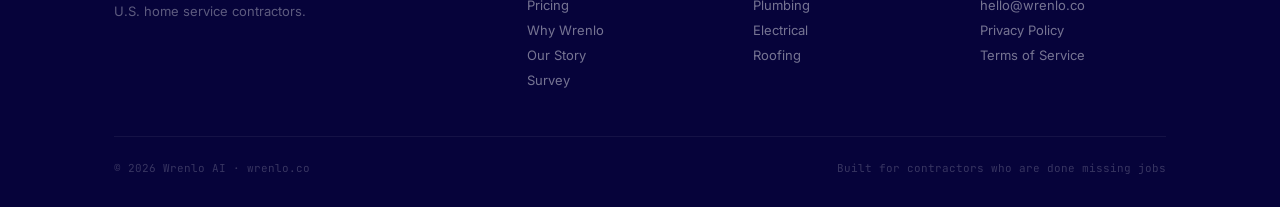
<file: terms.html>
<!DOCTYPE html>
<html lang="en">
<head>
<meta charset="UTF-8">
<meta name="viewport" content="width=device-width, initial-scale=1.0">
<title>Terms of Service — Wrenlo AI</title>
<link rel="preconnect" href="https://fonts.googleapis.com">
<link rel="preconnect" href="https://fonts.gstatic.com" crossorigin>
<link href="https://fonts.googleapis.com/css2?family=Inter:wght@300;400;500;600;700&family=JetBrains+Mono:wght@400;500&display=swap" rel="stylesheet">
<link rel="stylesheet" href="style.css">
<!-- Google tag (gtag.js) -->
<script async src="https://www.googletagmanager.com/gtag/js?id=G-N3CWJVFYFG"></script>
<script>window.dataLayer=window.dataLayer||[];function gtag(){dataLayer.push(arguments);}gtag("js",new Date());gtag("config","G-N3CWJVFYFG");</script>
<style>
.legal-hero {
  background: #06033A;
  padding: 80px 0 56px;
  position: relative; overflow: hidden;
  border-bottom: 1px solid rgba(255,255,255,.08);
}
.legal-hero::after {
  content: ''; position: absolute;
  top: -120px; right: -120px;
  width: 400px; height: 400px;
  background: radial-gradient(circle, rgba(242,47,70,.18) 0%, transparent 65%);
  pointer-events: none;
}
.legal-hero .container { position: relative; z-index: 1 }
.legal-eyebrow {
  font-size: 11px; font-weight: 700;
  letter-spacing: .1em; text-transform: uppercase;
  color: #F22F46; margin-bottom: 14px; display: block;
}
.legal-hero h1 {
  font-family: 'Inter', system-ui, sans-serif;
  font-size: clamp(32px, 5vw, 52px);
  font-weight: 700; line-height: 1.08;
  letter-spacing: -0.025em; color: #fff; margin-bottom: 12px;
}
.legal-hero p { font-size: 16px; color: rgba(255,255,255,.5); font-weight: 400; line-height: 1.6 }
.legal-body { padding: 64px 0 80px; max-width: 760px; margin: 0 auto; padding-left: 24px; padding-right: 24px }
.legal-body h2 {
  font-family: 'Inter', system-ui, sans-serif;
  font-size: 19px; font-weight: 700; color: #1E293B;
  margin: 40px 0 10px; letter-spacing: -0.015em;
  border-left: 3px solid #F22F46; padding-left: 12px;
}
.legal-body h2:first-child { margin-top: 0 }
.legal-body p { font-size: 15px; color: #475569; font-weight: 400; line-height: 1.8; margin-bottom: 14px }
.legal-body ul { margin: 0 0 14px 20px }
.legal-body li { font-size: 15px; color: #475569; font-weight: 400; line-height: 1.8; margin-bottom: 6px }
.legal-body a { color: #F22F46; text-decoration: none }
.legal-body a:hover { text-decoration: underline }
.legal-body strong { color: #1E293B; font-weight: 600 }
.legal-rule { height: 1px; background: #E2E8F0; margin: 32px 0 }
.last-updated {
  display: inline-flex; align-items: center; gap: 8px;
  font-family: 'JetBrains Mono', monospace;
  font-size: 11px; color: #94A3B8;
  background: #F8FAFC; border: 1px solid #E2E8F0;
  border-radius: 4px; padding: 6px 12px; margin-bottom: 36px;
}
@media(max-width:600px) { .legal-body { padding: 48px 20px } }
</style>
</head>
<body>
<div class="ann-bar">🎁 Win $100 Amazon gift card — <a href="/survey">take our 5-min founding survey</a></div>
<nav>
  <div class="nav-inner">
    <a href="/" class="logo">
      <div class="logo-mark"><svg viewBox="0 0 16 16" fill="none"><path d="M3 8C3 5.24 5.24 3 8 3s5 2.24 5 5" stroke="white" stroke-width="1.8" stroke-linecap="round"/><path d="M8 8l3-3" stroke="white" stroke-width="1.6" stroke-linecap="round"/><circle cx="8" cy="8" r="1.4" fill="white"/></svg></div>
      Wrenlo
    </a>
    <div class="nav-links">
      <a class="nav-link" href="/product">Product</a>
      <a class="nav-link" href="/pricing">Pricing</a>
      <a class="nav-link" href="/why-us">Why Wrenlo</a>
      <a class="nav-link" href="/our-story">Our Story</a>
      <a class="nav-link" href="/survey">Survey</a>
    </div>
    <div class="nav-ctas">
      <a class="btn btn-ghost" href="mailto:hello@wrenlo.co?subject=Free Audit">Free Audit</a>
      <a class="btn btn-primary" href="mailto:hello@wrenlo.co?subject=14-Day Pilot Request">Book Pilot Call</a>
    </div>
    <button class="hamburger" onclick="openMenu()">☰</button>
  </div>
</nav>
<div class="mobile-menu" id="mobileMenu">
  <button class="mobile-close" onclick="closeMenu()">✕</button>
  <a class="mobile-link" href="/product" onclick="closeMenu()">Product</a>
  <a class="mobile-link" href="/pricing" onclick="closeMenu()">Pricing</a>
  <a class="mobile-link" href="/why-us" onclick="closeMenu()">Why Wrenlo</a>
  <a class="mobile-link" href="/our-story" onclick="closeMenu()">Our Story</a>
  <a class="mobile-link" href="/survey" onclick="closeMenu()">Survey</a>
  <div class="mobile-menu-ctas">
    <a class="btn btn-ghost btn-full" href="mailto:hello@wrenlo.co?subject=Free Audit">Free Missed-Call Audit</a>
    <a class="btn btn-primary btn-full" href="mailto:hello@wrenlo.co?subject=Pilot Request">Book Pilot Call</a>
  </div>
</div>

<div class="legal-hero">
  <div class="container">
    <span class="legal-eyebrow">Legal</span>
    <h1>Terms of Service</h1>
    <p>The rules of the road for using Wrenlo.</p>
  </div>
</div>

<div class="legal-body">
  <p class="last-updated">Last updated: May 2026 · Effective date: May 2026</p>

  <h2>1. Acceptance of terms</h2>
  <p>By accessing wrenlo.co or participating in our survey, you agree to be bound by these Terms of Service. If you do not agree, please do not use our services. These terms constitute a legally binding agreement between you and Wrenlo.</p>

  <h2>2. Description of service</h2>
  <p>Wrenlo is a business management platform for trade contractors including HVAC, plumbing, electrical, painting and remodeling businesses. We are currently in a pre-launch / beta phase. Features described on our website represent our intended product roadmap and may change based on customer feedback and technical requirements.</p>

  <h2>3. Survey and giveaway terms</h2>
  <p>By participating in our $100 Amazon gift card survey:</p>
  <ul>
    <li>You must be 18 years of age or older and a legal resident of the United States or a country where participation is not prohibited</li>
    <li>One entry per person — duplicate entries will be disqualified</li>
    <li>The winner is selected by random draw after 200 completed survey responses</li>
    <li>The prize is a $100 Amazon gift card, delivered electronically to the winner's email within 5 business days of the draw</li>
    <li>Wrenlo employees and their immediate family members are not eligible</li>
    <li>No purchase is necessary to participate</li>
    <li>Wrenlo reserves the right to cancel or modify the giveaway at any time with notice to participants</li>
  </ul>

  <h2>4. Waitlist and early access</h2>
  <p>Joining our waitlist does not guarantee access to Wrenlo's software product. We will contact waitlist members in order of signup when early access becomes available. Founding member pricing offered to early waitlist members is subject to availability and may change.</p>

  <h2>5. Intellectual property</h2>
  <p>All content on wrenlo.co — including text, design, graphics, logos and code — is owned by Wrenlo and protected by copyright. You may not reproduce, distribute or create derivative works without our written permission.</p>

  <h2>6. User conduct</h2>
  <p>When using Wrenlo's services you agree not to:</p>
  <ul>
    <li>Provide false or misleading information in survey responses</li>
    <li>Attempt to submit multiple survey entries</li>
    <li>Use automated tools to interact with our website</li>
    <li>Attempt to access or tamper with our database or backend systems</li>
    <li>Use our services for any unlawful purpose</li>
  </ul>

  <h2>7. Disclaimer of warranties</h2>
  <p>Wrenlo is provided "as is" during our pre-launch phase. We make no warranties, express or implied, regarding the completeness, accuracy or fitness for a particular purpose of any content or functionality described on this website. Our software product has not yet launched and features are subject to change.</p>

  <h2>8. Limitation of liability</h2>
  <p>To the maximum extent permitted by applicable law, Wrenlo shall not be liable for any indirect, incidental, special or consequential damages arising from your use of our website or participation in our survey. Our total liability for any claims arising from these terms shall not exceed $100 USD.</p>

  <h2 id="sms-terms">9. SMS / Text Messaging Program</h2>
  <p>As part of our service, Wrenlo sends automated text messages on behalf of the home service businesses we work with (each a "Business") to that Business's customers who call but are not immediately answered. By calling a Business that uses Wrenlo, you consent to receive a one-time automated text message follow-up related to that call. Message frequency varies based on your interaction with the Business. Message and data rates may apply.</p>
  <p>You may opt out of this messaging program at any time by replying <strong>STOP</strong> to any message, or reply <strong>HELP</strong> for assistance. Wrenlo and the Business will not share your mobile number with third parties for marketing purposes. This SMS program is also described in our <a href="/privacy#sms-consent">Privacy Policy</a>.</p>

  <h2>10. Privacy</h2>
  <p>Our collection and use of personal information is governed by our <a href="/privacy">Privacy Policy</a>, which is incorporated by reference into these terms.</p>

  <h2>11. Governing law</h2>
  <p>These terms are governed by the laws of the State of Delaware, United States, without regard to its conflict of law provisions. Any disputes shall be resolved in the courts of Delaware.</p>

  <h2>12. Changes to terms</h2>
  <p>We may update these terms as our service evolves. Continued use of Wrenlo after changes are posted constitutes acceptance of the updated terms. We will email users about material changes.</p>

  <h2>13. Contact</h2>
  <p>Questions about these terms? Email us at <a href="mailto:hello@wrenlo.co">hello@wrenlo.co</a>.</p>

  <div class="legal-rule"></div>
  <p style="font-size:13px">← <a href="/">Back to Wrenlo</a> &nbsp;·&nbsp; <a href="/privacy">Privacy Policy</a></p>
</div>

<footer class="site-footer">
  <div class="container">
    <div class="footer-grid">
      <div><div class="footer-brand-name">Wrenlo AI</div><p class="footer-brand-desc">AI front desk and lead recovery for U.S. home service contractors.</p></div>
      <div><div class="footer-col-title">Pages</div><div class="footer-links"><a class="footer-link" href="/product">Product</a><a class="footer-link" href="/pricing">Pricing</a><a class="footer-link" href="/why-us">Why Wrenlo</a><a class="footer-link" href="/our-story">Our Story</a><a class="footer-link" href="/survey">Survey</a></div></div>
      <div><div class="footer-col-title">Trades</div><div class="footer-links"><a class="footer-link" href="/product">HVAC</a><a class="footer-link" href="/product">Plumbing</a><a class="footer-link" href="/product">Electrical</a><a class="footer-link" href="/product">Roofing</a></div></div>
      <div><div class="footer-col-title">Company</div><div class="footer-links"><a class="footer-link" href="/our-story">Our Story</a><a class="footer-link" href="mailto:hello@wrenlo.co">hello@wrenlo.co</a><a class="footer-link" href="/privacy">Privacy Policy</a><a class="footer-link" href="/terms">Terms of Service</a></div></div>
    </div>
    <div class="footer-bottom">
      <span class="footer-copy">© 2026 Wrenlo AI · wrenlo.co</span>
      <span class="footer-copy">Built for contractors who are done missing jobs</span>
    </div>
  </div>
</footer>
<script src="wrenlo.js"></script>
</body>
</html>
</file>
<file: style.css>
/* ═══════════════════════════════════════════════
   WRENLO AI — Shared Stylesheet v2 (Light Theme)
   60% Crisp White · 30% Deep Navy · 10% Teal
   ═══════════════════════════════════════════════ */

/* ── TOKENS ──────────────────────────────────── */
:root {
  /* Backgrounds (60% white/off-white) */
  --bg:          #F8FAFC;
  --bg2:         #F1F5F9;
  --bg3:         #E2E8F0;

  /* Cards / surfaces */
  --card:        #FFFFFF;
  --card2:       #F8FAFC;

  /* Borders */
  --border:      #E2E8F0;
  --border-s:    #CBD5E1;

  /* Text (navy family) */
  --text:        #1E293B;
  --text-soft:   #475569;
  --text-faint:  #94A3B8;

  /* Primary accent — Deep Navy (30%) */
  --navy:        #1E293B;
  --hero-bg:     #06033A;  /* Twilio-inspired deep indigo for hero/dark sections */
  --navy-dk:     #0F172A;
  --navy-md:     #334155;
  --navy-lt:     rgba(30,41,59,0.08);

  /* Brand accent — Teal (10%) */
  --teal:        #0EA5E9;
  --teal-dk:     #0284C7;
  --teal-lt:     rgba(14,165,233,0.10);
  --teal-glow:   rgba(14,165,233,0.06);

  /* Semantic */
  --green:       #10B981;
  --green-bg:    rgba(16,185,129,0.10);
  --tw-red:      #F22F46;  /* Twilio brand red — primary CTA */
  --tw-red-dk:   #d41e33;
  --tw-red-lt:   rgba(242,47,70,0.10);
  --red:         #EF4444;
  --red-bg:      rgba(239,68,68,0.10);
  --amber:       #F59E0B;
  --amber-bg:    rgba(245,158,11,0.10);

  /* Legacy aliases (privacy, terms, thankyou) */
  --orange:      #0EA5E9;  /* mapped to teal for legacy refs */
  --orange-dk:   #0284C7;
  --orange-lt:   rgba(14,165,233,0.10);
  --orange-glow: rgba(14,165,233,0.06);
  --ink:         #1E293B;
  --cream:       #F8FAFC;
  --amber-mid:   #F59E0B;
  --muted:       #475569;
  --faint:       #94A3B8;
  --rule:        #E2E8F0;

  --serif: 'Instrument Serif', Georgia, serif;
  --sans:  'Inter', system-ui, sans-serif;
  --mono:  'JetBrains Mono', monospace;

  --nav-h: 64px;
  --ann-h: 36px;
  --max:   1100px;
  --r:     10px;
  --r-lg:  16px;
}

/* ── RESET ───────────────────────────────────── */
*,*::before,*::after { box-sizing:border-box; margin:0; padding:0 }
html { scroll-behavior:smooth; font-size:16px }
body {
  font-family: var(--sans);
  background: var(--bg);
  color: var(--text);
  -webkit-font-smoothing: antialiased;
  overflow-x: hidden;
}
a { text-decoration:none; color:inherit }
ul { list-style:none }
img { display:block; max-width:100% }
button { font-family:var(--sans); cursor:pointer; border:none }

/* ── LAYOUT ──────────────────────────────────── */
.container       { max-width:var(--max); margin:0 auto; padding:0 24px }
.section         { padding:96px 0 }
.section--tight  { padding:64px 0 }
.section--sm     { padding:48px 0 }

/* ── ANNOUNCEMENT BAR ────────────────────────── */
.ann-bar {
  background: var(--hero-bg);
  padding: 0 24px;
  height: var(--ann-h);
  display: flex; align-items:center; justify-content:center;
  text-align: center;
  font-size: 13px; font-weight:500; color:#fff;
  position: sticky; top:0; z-index:200;
}
.ann-bar a { color:var(--teal); text-decoration:underline; text-underline-offset:2px }

/* ── NAV ─────────────────────────────────────── */
nav {
  position: sticky;
  top: var(--ann-h);
  z-index: 190;
  height: var(--nav-h);
  background: rgba(248,250,252,0.95);
  backdrop-filter: blur(20px) saturate(1.3);
  border-bottom: 1px solid var(--border);
}
.nav-inner {
  max-width: var(--max); margin:0 auto; padding:0 24px;
  height:100%;
  display:flex; align-items:center; justify-content:space-between; gap:16px;
}
.logo {
  display:flex; align-items:center; gap:10px;
  font-family:var(--serif); font-size:20px; color:var(--navy);
  flex-shrink:0;
}
.logo-mark {
  width:30px; height:30px; border-radius:7px;
  background: var(--hero-bg);
  display:flex; align-items:center; justify-content:center;
}
.logo-mark svg { width:16px; height:16px }
.nav-links { display:flex; align-items:center; gap:2px }
.nav-link {
  font-size:14px; color:var(--text-soft);
  padding:7px 13px; border-radius:6px;
  transition:all .15s;
  background:transparent; border:none;
  white-space:nowrap; cursor:pointer;
}
.nav-link:hover { color:var(--navy); background:var(--bg2) }
.nav-link.active { color:var(--tw-red); background:var(--tw-red-lt) }
.nav-ctas { display:flex; align-items:center; gap:8px; flex-shrink:0 }

/* ── BUTTONS ─────────────────────────────────── */
.btn {
  display:inline-flex; align-items:center; gap:7px;
  font-size:14px; font-weight:500;
  padding:10px 22px; border-radius:7px;
  transition:all .18s; white-space:nowrap;
  border:none; cursor:pointer; font-family:var(--sans);
}
.btn-primary { background:var(--tw-red); color:#fff }
.btn-primary:hover { background:var(--tw-red-dk); transform:translateY(-1px) }
.btn-teal    { background:var(--teal); color:#fff }
.btn-teal:hover { background:var(--teal-dk); transform:translateY(-1px) }
.btn-ghost {
  background:transparent; color:var(--text-soft);
  border:1px solid var(--border-s);
}
.btn-ghost:hover { color:var(--navy); border-color:var(--navy) }
.btn-outline-navy {
  background:transparent; color:var(--navy);
  border:1px solid var(--navy);
}
.btn-outline-navy:hover { background:var(--navy); color:#fff }
.btn-white { background:#fff; color:var(--navy) }
.btn-white:hover { background:var(--bg2) }
.btn-lg  { padding:14px 30px; font-size:15px; border-radius:8px }
.btn-full { width:100%; justify-content:center }

/* ── TYPOGRAPHY ──────────────────────────────── */
.eyebrow {
  font-family: var(--sans);
  font-size:11px; font-weight:700;
  letter-spacing:.1em; text-transform:uppercase;
  color:var(--teal); display:block; margin-bottom:14px;
}
.sec-title {
  font-family: var(--sans);
  font-size: clamp(28px,3.8vw,46px);
  line-height:1.1; letter-spacing:-.025em;
  color:var(--navy); font-weight:700; margin-bottom:14px;
}
.sec-title em { font-style:italic; color:var(--teal) }
.sec-sub {
  font-size:16px; color:var(--text-soft);
  line-height:1.7; font-weight:300;
}
.sec-header { margin-bottom:56px }
.sec-header.centered { text-align:center; max-width:600px; margin-left:auto; margin-right:auto }

/* ── PAGE HERO (inner pages) ─────────────────── */
.page-hero {
  padding:72px 0 64px;
  background: var(--hero-bg);
  border-bottom:1px solid rgba(255,255,255,.08);
  position:relative; overflow:hidden;
}
.page-hero::after {
  content:'';position:absolute;
  top:-200px; right:-200px;
  width:600px; height:600px;
  background:radial-gradient(circle,rgba(14,165,233,.15) 0%,transparent 70%);
  pointer-events:none; z-index:0;
}
.page-hero .container { position:relative; z-index:1 }
.page-hero .eyebrow   { color:var(--teal) }
.page-hero h1 {
  font-family:var(--serif);
  font-size:clamp(36px,5vw,60px);
  line-height:1.06; letter-spacing:-.025em;
  color:#fff; font-weight:400; margin-bottom:18px;
}
.page-hero h1 em { font-style:italic; color:var(--teal) }
.page-hero p {
  font-size:18px; line-height:1.7;
  color:rgba(255,255,255,.65); font-weight:300;
  max-width:540px; margin-bottom:32px;
}
.page-hero-actions { display:flex; gap:10px; flex-wrap:wrap }

/* ── CARDS ───────────────────────────────────── */
.card {
  background:var(--card); border:1px solid var(--border);
  border-radius:var(--r-lg); padding:28px;
}
.card:hover { border-color:var(--border-s); box-shadow:0 4px 16px rgba(30,41,59,.06) }

/* ── STAT PILL ───────────────────────────────── */
.stat-pill {
  display:inline-flex; align-items:center; gap:8px;
  background:var(--tw-red-lt); border:1px solid rgba(242,47,70,.3);
  border-radius:100px; padding:5px 14px 5px 8px;
  font-family:var(--sans); font-size:11px; font-weight:600;
  color:var(--tw-red); margin-bottom:20px;
}
.stat-pill-dot {
  width:6px; height:6px; border-radius:50%;
  background:var(--tw-red); animation:pulse 2s infinite;
}
@keyframes pulse {0%,100%{opacity:1;transform:scale(1)}50%{opacity:.4;transform:scale(.8)}}

/* ── DIVIDER ─────────────────────────────────── */
.rule { height:1px; background:var(--border); margin:0 }

/* ── LOGOS BAR ───────────────────────────────── */
.logos-bar { padding:28px 0; border-bottom:1px solid var(--border); background:var(--card) }
.logos-inner { display:flex; align-items:center; gap:36px; flex-wrap:wrap }
.logos-label {
  font-family:var(--mono); font-size:10px; letter-spacing:.1em;
  text-transform:uppercase; color:var(--text-faint); white-space:nowrap;
}
.logo-item { font-size:13px; font-weight:600; color:var(--text-faint) }

/* ── SOCIAL PROOF BAR ────────────────────────── */
.proof-bar {
  background:var(--card); border-top:1px solid var(--border); padding:20px 0;
}
.proof-inner { display:flex; align-items:center; gap:40px; flex-wrap:wrap }
.proof-item  { display:flex; align-items:center; gap:10px }
.proof-num   { font-family:var(--serif); font-size:26px; color:var(--navy) }
.proof-num span { color:var(--tw-red) }
.proof-lbl   { font-size:12px; color:var(--text-faint); line-height:1.4 }
.proof-divider { width:1px; height:32px; background:var(--border); flex-shrink:0 }

/* ── FEATURE CARDS ───────────────────────────── */
.feat-grid { display:grid; grid-template-columns:repeat(3,1fr); gap:16px }
.feat-card {
  background:var(--card); border:1px solid var(--border);
  border-radius:var(--r-lg); padding:28px;
  transition:border-color .2s, transform .2s, box-shadow .2s;
}
.feat-card:hover {
  border-color:var(--tw-red);
  transform:translateY(-2px);
  box-shadow:0 8px 24px rgba(242,47,70,.08);
}
.feat-icon {
  width:40px; height:40px; border-radius:9px;
  background:var(--tw-red-lt);
  display:flex; align-items:center; justify-content:center;
  font-size:18px; margin-bottom:16px;
}
.feat-card h3 { font-size:15px; font-weight:600; color:var(--navy); margin-bottom:8px }
.feat-card p  { font-size:13px; color:var(--text-soft); line-height:1.65; font-weight:300 }
.feat-badge {
  display:inline-block; margin-top:10px;
  font-family:var(--sans); font-size:10px; font-weight:600;
  letter-spacing:.06em; text-transform:uppercase;
  color:var(--tw-red); background:var(--tw-red-lt);
  padding:2px 8px; border-radius:4px;
}

/* ── TWO-COL LAYOUT ──────────────────────────── */
.two-col     { display:grid; grid-template-columns:1fr 1fr; gap:64px; align-items:center }
.two-col-top { align-items:start }

/* ── STEP LIST ───────────────────────────────── */
.step-list { display:flex; flex-direction:column; gap:0 }
.step-item {
  display:grid; grid-template-columns:56px 1fr;
  padding:28px 0; border-bottom:1px solid var(--border);
}
.step-item:last-child { border-bottom:none }
.step-n {
  font-family:var(--serif); font-size:40px;
  color:var(--bg3); line-height:1; letter-spacing:-.04em;
}
.step-body h3 { font-size:15px; font-weight:600; color:var(--navy); margin-bottom:6px }
.step-body p  { font-size:13px; color:var(--text-soft); line-height:1.7; font-weight:300 }
.step-tag {
  display:inline-block; margin-bottom:4px;
  font-family:var(--sans); font-size:10px; font-weight:700;
  letter-spacing:.08em; text-transform:uppercase; color:var(--tw-red);
}

/* ── CTA BAND ────────────────────────────────── */
.cta-band {
  background: var(--hero-bg);
  border-radius:var(--r-lg); padding:56px 64px;
  display:grid; grid-template-columns:1fr auto;
  gap:40px; align-items:center;
  position:relative; overflow:hidden;
}
.cta-band::before {
  content:''; position:absolute;
  top:-120px; right:-120px; width:400px; height:400px;
  background:radial-gradient(circle,rgba(14,165,233,.2) 0%,transparent 70%);
  pointer-events:none;
}
.cta-band h2 {
  font-family:var(--serif);
  font-size:clamp(24px,3vw,38px);
  line-height:1.1; color:#fff; margin-bottom:8px; font-weight:400;
}
.cta-band h2 em { font-style:italic; color:var(--teal) }
.cta-band p { font-size:15px; color:rgba(255,255,255,.65); font-weight:300; line-height:1.65 }
.cta-band-actions { display:flex; flex-direction:column; gap:10px; align-items:center; flex-shrink:0 }
.cta-note { font-size:12px; color:rgba(255,255,255,.45) }

/* ── INLINE CALLOUT ──────────────────────────── */
.callout {
  background:var(--tw-red-lt); border:1px solid rgba(242,47,70,.2);
  border-radius:var(--r); padding:20px 24px;
}
.callout-title { font-size:14px; font-weight:600; margin-bottom:6px; color:var(--tw-red) }
.callout p { font-size:13px; color:var(--text-soft); line-height:1.65; font-weight:300 }

/* ── COMPARISON TABLE ────────────────────────── */
.compare-wrap {
  overflow-x:auto;
  border:1px solid var(--border); border-radius:var(--r-lg); overflow:hidden;
}
.compare-table { width:100%; border-collapse:collapse }
.compare-table th,
.compare-table td {
  padding:14px 20px; text-align:center;
  border-bottom:1px solid var(--border);
  border-right:1px solid var(--border);
  font-size:13px;
}
.compare-table th:last-child,
.compare-table td:last-child { border-right:none }
.compare-table tr:last-child td { border-bottom:none }
.compare-table thead th {
  background:var(--bg2); font-size:12px; font-weight:600;
  color:var(--text-soft); padding:18px 20px;
}
.compare-table thead th:first-child { text-align:left }
.compare-table .row-label { text-align:left; font-weight:500; color:var(--navy); background:var(--card) }
.compare-table .wrenlo-col { background:var(--tw-red-lt); font-weight:600 }
.compare-table thead .wrenlo-col { background:var(--tw-red-lt); color:var(--tw-red) }
.check   { color:var(--green); font-size:15px; font-weight:700 }
.cross   { color:var(--text-faint); font-size:14px }
.partial { color:var(--amber); font-size:13px }

/* ── FAQ ─────────────────────────────────────── */
.faq-list { border-top:1px solid var(--border) }
.faq-item { border-bottom:1px solid var(--border) }
.faq-q {
  width:100%; background:none; border:none;
  text-align:left; padding:20px 0;
  display:flex; justify-content:space-between; align-items:center; gap:20px;
  cursor:pointer; font-family:var(--sans);
  font-size:15px; font-weight:400; color:var(--navy); transition:color .15s;
}
.faq-q:hover { color:var(--tw-red) }
.faq-arrow { font-size:18px; color:var(--text-faint); transition:transform .2s; flex-shrink:0 }
.faq-item.open .faq-arrow { transform:rotate(45deg); color:var(--tw-red) }
.faq-a {
  display:none; padding:0 0 20px;
  font-size:14px; color:var(--text-soft);
  line-height:1.75; max-width:700px; font-weight:300;
}
.faq-item.open .faq-a { display:block }

/* ── FORM ELEMENTS ───────────────────────────── */
.form-field    { margin-bottom:14px }
.form-label {
  display:block; font-family:var(--mono); font-size:10px; font-weight:500;
  letter-spacing:.08em; text-transform:uppercase;
  color:var(--text-faint); margin-bottom:6px;
}
.form-input, .form-select, .form-textarea {
  width:100%; background:#fff; border:1px solid var(--border-s);
  border-radius:6px; padding:11px 14px;
  color:var(--text); font-size:14px; font-family:var(--sans);
  outline:none; transition:border-color .15s; -webkit-appearance:none;
}
.form-input::placeholder, .form-textarea::placeholder { color:var(--text-faint) }
.form-input:focus, .form-select:focus, .form-textarea:focus { border-color:var(--tw-red); box-shadow:0 0 0 3px var(--tw-red-lt) }
.form-select {
  background-image:url("data:image/svg+xml,%3Csvg xmlns='http://www.w3.org/2000/svg' width='10' height='6' viewBox='0 0 10 6'%3E%3Cpath d='M1 1l4 4 4-4' stroke='%2394A3B8' stroke-width='1.5' fill='none'/%3E%3C/svg%3E");
  background-repeat:no-repeat; background-position:right 12px center;
  padding-right:32px; cursor:pointer;
}
.form-textarea { height:80px; resize:none; line-height:1.5 }
.form-row { display:grid; grid-template-columns:1fr 1fr; gap:12px }
.form-submit {
  width:100%; padding:14px; background:var(--tw-red); color:#fff;
  border-radius:7px; font-size:15px; font-weight:500;
  border:none; cursor:pointer; margin-top:4px; transition:background .15s; font-family:var(--sans);
}
.form-submit:hover { background:var(--tw-red-dk) }
.form-note { font-size:11px; color:var(--text-faint); text-align:center; margin-top:10px; line-height:1.5 }
.form-success { display:none; text-align:center; padding:40px 20px }
.form-success.show { display:block }
.success-icon {
  width:60px; height:60px; border-radius:50%;
  background:var(--green-bg); border:1px solid rgba(16,185,129,.3);
  display:flex; align-items:center; justify-content:center;
  font-size:26px; margin:0 auto 16px;
}
.success-title { font-family:var(--serif); font-size:26px; color:var(--navy); margin-bottom:8px }
.success-sub { font-size:14px; color:var(--text-soft) }

/* ── STATS GRID ──────────────────────────────── */
.stats-grid { display:grid; grid-template-columns:repeat(4,1fr) }
.stat-cell  { padding:48px 36px; border-right:1px solid var(--border) }
.stat-cell:last-child { border-right:none }
.stat-val   { font-family:var(--serif); font-size:clamp(36px,4vw,52px); line-height:1; letter-spacing:-.02em; color:var(--navy); margin-bottom:8px }
.stat-val em { color:var(--tw-red); font-style:normal }
.stat-lbl   { font-size:13px; color:var(--text-soft); line-height:1.55; font-weight:300 }
.stat-src   { font-family:var(--mono); font-size:10px; color:var(--text-faint); margin-top:6px; letter-spacing:.04em }

/* ── PROBLEM GRID ────────────────────────────── */
.problem-grid {
  display:grid; grid-template-columns:repeat(3,1fr);
  gap:1px; background:var(--border);
  border:1px solid var(--border); border-radius:var(--r-lg); overflow:hidden; margin-top:56px;
}
.prob-card { background:var(--card); padding:30px 26px; transition:background .2s }
.prob-card:hover { background:var(--bg2) }
.prob-num  { font-family:var(--mono); font-size:11px; font-weight:500; color:var(--text-faint); letter-spacing:.08em; margin-bottom:12px }
.prob-card h3 { font-size:16px; font-weight:600; color:var(--navy); margin-bottom:8px; line-height:1.3 }
.prob-card p  { font-size:13.5px; color:var(--text-soft); line-height:1.65; font-weight:300 }
.prob-tag  {
  display:inline-block; margin-top:12px;
  font-family:var(--mono); font-size:10px; font-weight:500; letter-spacing:.06em; text-transform:uppercase;
  color:var(--red); background:var(--red-bg); padding:3px 9px; border-radius:4px;
}

/* ── PAGE NAV CARDS ──────────────────────────── */
.nav-pages { display:grid; grid-template-columns:repeat(3,1fr); gap:16px; margin-top:56px }
.nav-page-card {
  background:var(--card); border:1px solid var(--border); border-radius:var(--r-lg); padding:28px;
  transition:border-color .2s, transform .15s, box-shadow .2s; display:block;
}
.nav-page-card:hover { border-color:var(--tw-red); transform:translateY(-2px); box-shadow:0 8px 24px rgba(242,47,70,.06) }
.npc-eyebrow { font-family:var(--sans); font-size:10px; letter-spacing:.08em; text-transform:uppercase; color:var(--tw-red); font-weight:700; margin-bottom:10px }
.npc-title   { font-size:17px; font-weight:600; color:var(--navy); margin-bottom:8px }
.npc-sub     { font-size:13px; color:var(--text-soft); line-height:1.65; font-weight:300; margin-bottom:16px }
.npc-arrow   { font-size:13px; color:var(--tw-red) }

/* ── TRUST ITEMS ─────────────────────────────── */
.hero-trust {
  display:flex; flex-wrap:wrap; gap:10px 20px;
  padding-top:28px; border-top:1px solid rgba(255,255,255,.15);
}
.trust-item  { display:flex; align-items:center; gap:7px; font-size:12.5px; color:rgba(255,255,255,.55) }
.trust-check {
  width:15px; height:15px; border-radius:50%;
  background:rgba(242,47,70,.2);
  display:flex; align-items:center; justify-content:center;
  font-size:8px; color:var(--tw-red); flex-shrink:0; font-weight:700;
}

/* ── FOOTER ──────────────────────────────────── */
.site-footer { background:var(--hero-bg); border-top:1px solid rgba(255,255,255,.06); padding:56px 0 32px }
.footer-grid { display:grid; grid-template-columns:2fr 1fr 1fr 1fr; gap:40px; margin-bottom:48px }
.footer-brand-name { font-family:var(--serif); font-size:20px; color:#fff; margin-bottom:10px }
.footer-brand-desc { font-size:13px; color:rgba(255,255,255,.35); line-height:1.7; max-width:240px }
.footer-col-title {
  font-family:var(--mono); font-size:10px; font-weight:500;
  letter-spacing:.1em; text-transform:uppercase;
  color:rgba(255,255,255,.3); margin-bottom:14px;
}
.footer-links { display:flex; flex-direction:column; gap:9px }
.footer-link  { font-size:13px; color:rgba(255,255,255,.45); transition:color .15s }
.footer-link:hover { color:#fff }
.footer-logo  { font-family:var(--serif); font-size:20px; color:#fff }
.footer-logo span { color:var(--teal) }
.footer-bottom {
  display:flex; justify-content:space-between; align-items:center;
  padding-top:24px; border-top:1px solid rgba(255,255,255,.06);
}
.footer-copy { font-family:var(--mono); font-size:11px; color:rgba(255,255,255,.2) }

/* ── MOBILE MENU ─────────────────────────────── */
.hamburger { display:none; background:none; border:none; color:var(--navy); font-size:22px; cursor:pointer; padding:4px }
.mobile-menu {
  display:none; position:fixed; inset:0; background:var(--hero-bg); z-index:500;
  flex-direction:column; align-items:center; justify-content:center; gap:8px; padding:40px;
}
.mobile-menu.open { display:flex }
.mobile-link { font-size:22px; color:rgba(255,255,255,.55); padding:12px 24px; border-radius:8px; transition:color .15s; text-align:center }
.mobile-link:hover { color:#fff }
.mobile-menu-ctas { display:flex; flex-direction:column; gap:10px; width:100%; max-width:280px; margin-top:16px }
.mobile-close { position:absolute; top:20px; right:24px; background:none; border:none; color:#fff; font-size:26px; cursor:pointer }

/* ── SCROLL REVEAL ───────────────────────────── */
.reveal { opacity:0; transform:translateY(20px); transition:opacity .55s ease, transform .55s ease }
.reveal.visible { opacity:1; transform:translateY(0) }


/* ── TWILIO RED BUTTONS ── */
.btn-red       { background:var(--tw-red); color:#fff }
.btn-red:hover { background:var(--tw-red-dk); transform:translateY(-1px) }
.btn-outline-red {
  background:transparent; color:var(--tw-red);
  border:2px solid var(--tw-red);
}
.btn-outline-red:hover { background:var(--tw-red); color:#fff }

/* ── RESPONSIVE ──────────────────────────────── */
@media(max-width:900px) {
  .hamburger   { display:block }
  .nav-links, .nav-ctas { display:none }
  .two-col     { grid-template-columns:1fr; gap:40px }
  .feat-grid   { grid-template-columns:1fr 1fr }
  .footer-grid { grid-template-columns:1fr 1fr; gap:28px }
  .cta-band    { grid-template-columns:1fr; padding:40px; text-align:center }
  .cta-band-actions { width:100%; align-items:stretch }
  .proof-inner { gap:20px }
  .proof-divider { display:none }
  .stats-grid  { grid-template-columns:1fr 1fr }
  .stat-cell   { border-right:none; border-bottom:1px solid var(--border) }
  .problem-grid { grid-template-columns:1fr }
  .nav-pages   { grid-template-columns:1fr }
}
@media(max-width:600px) {
  .feat-grid   { grid-template-columns:1fr }
  .section     { padding:64px 0 }
  .page-hero   { padding:48px 0 40px }
  .cta-band    { padding:32px 24px }
  .ann-bar     { font-size:11px; height:30px; --ann-h:30px }
  nav          { top:30px }
  .stats-grid  { grid-template-columns:1fr }
  .form-row    { grid-template-columns:1fr }
}
@media(prefers-reduced-motion:reduce) {
  .reveal, .stat-pill-dot { animation:none!important; transition:none!important }
}
.nav-logo-link { display: flex; align-items: center; text-decoration: none; }
.nav-logo-img  { height: 36px; width: auto; }
@media (max-width: 768px) { .nav-logo-img { height: 28px; } }
</file>
